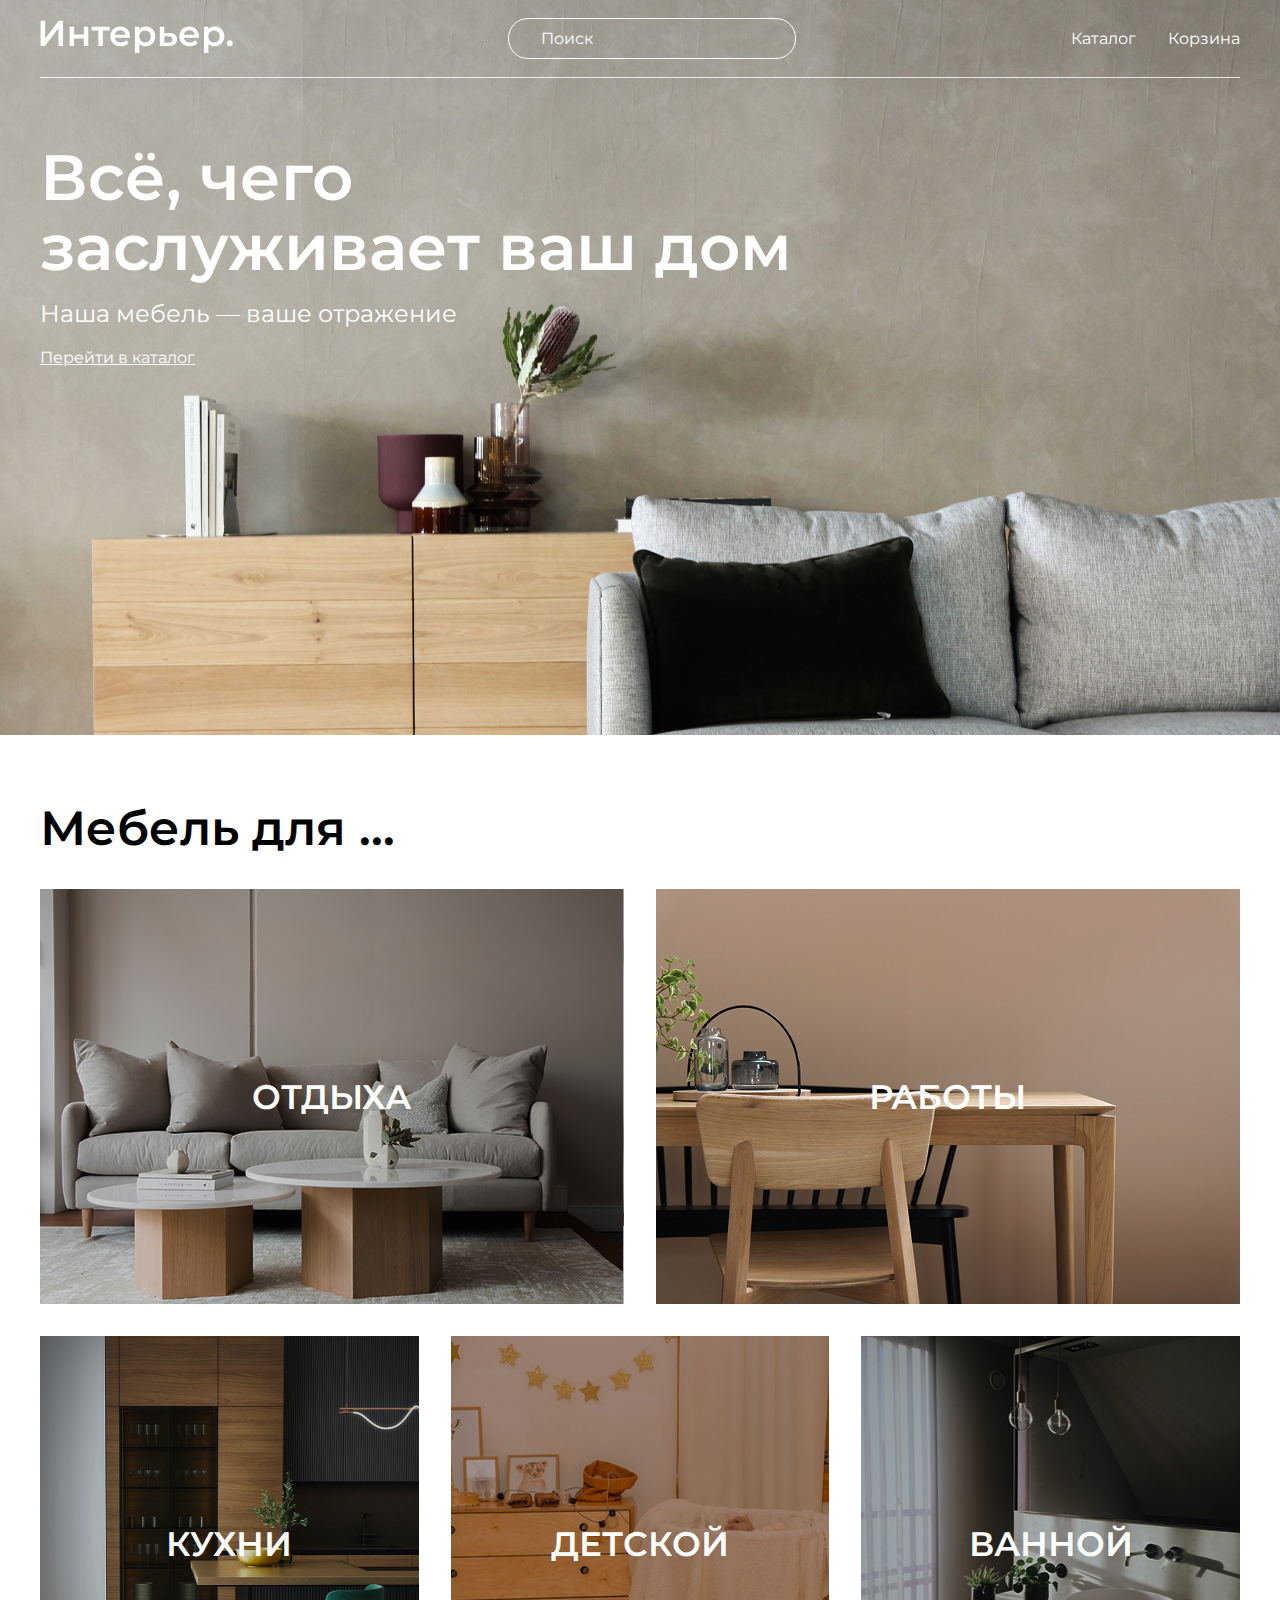
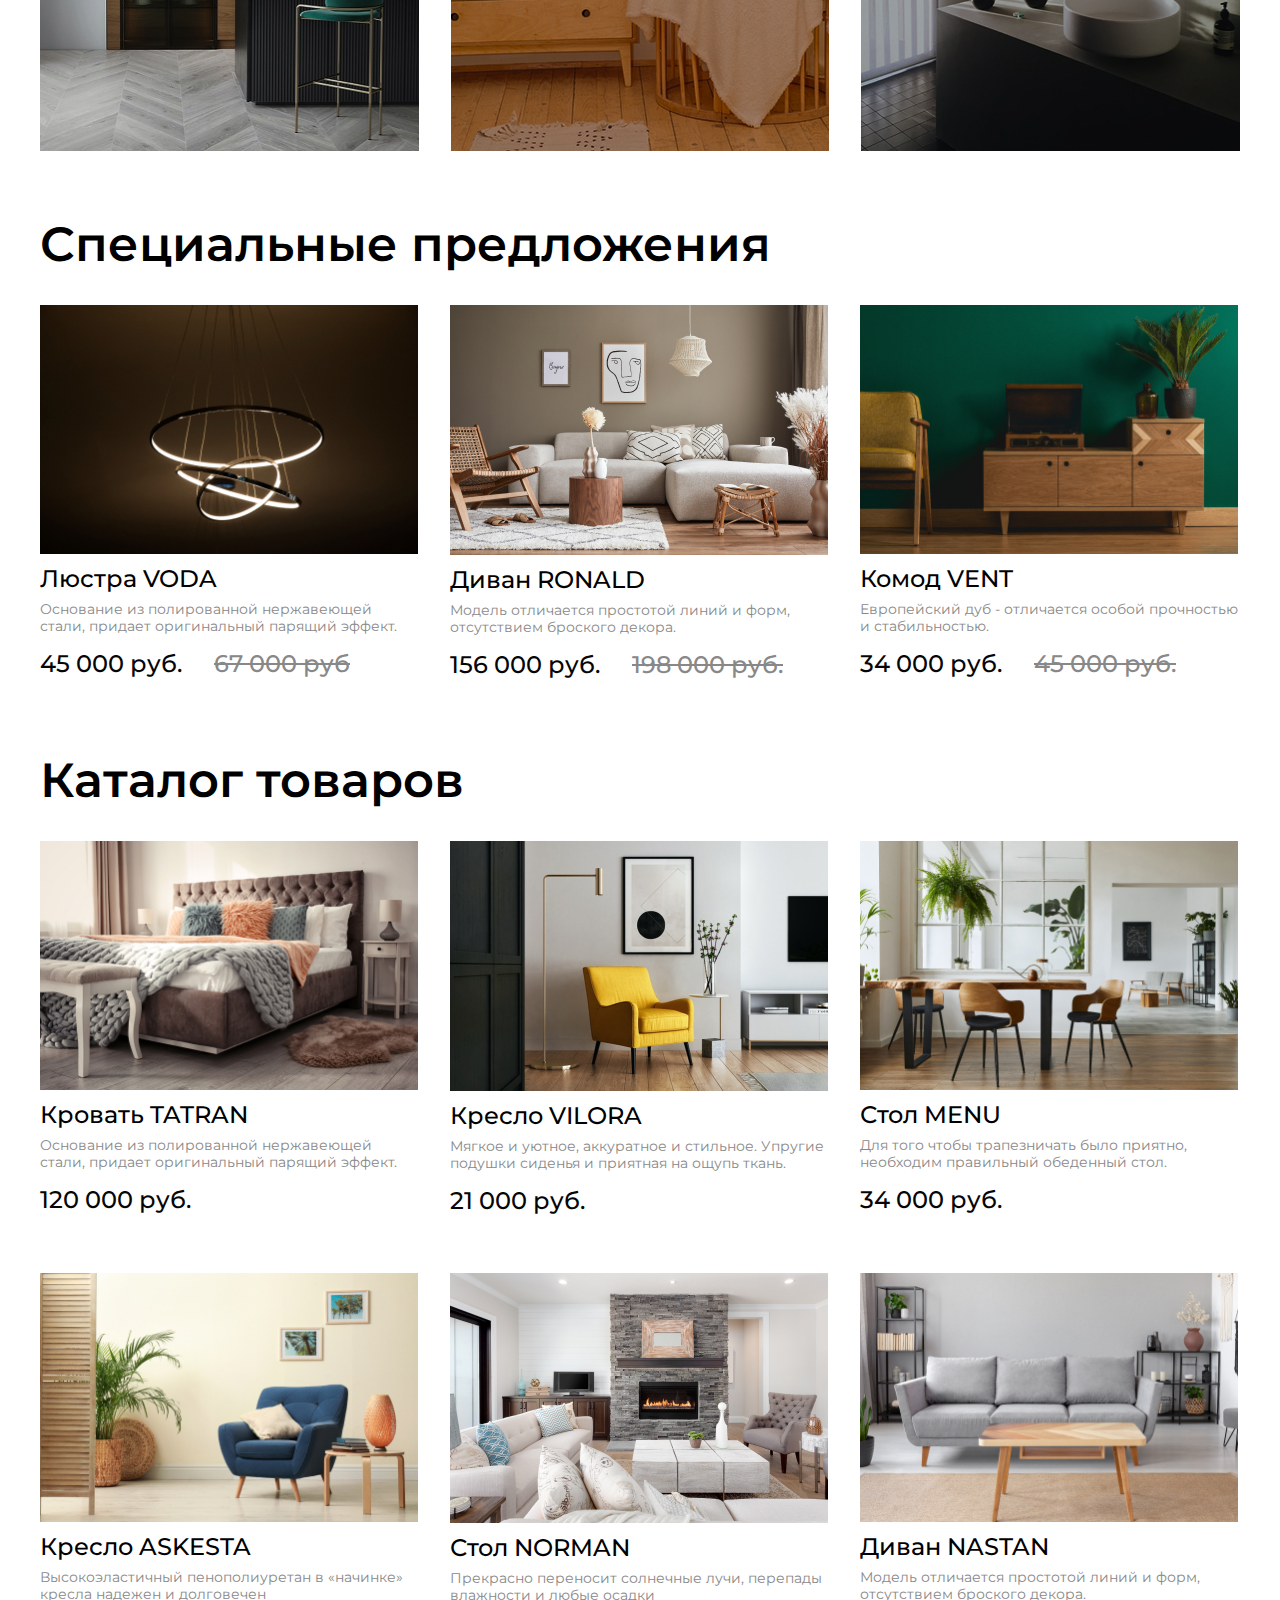
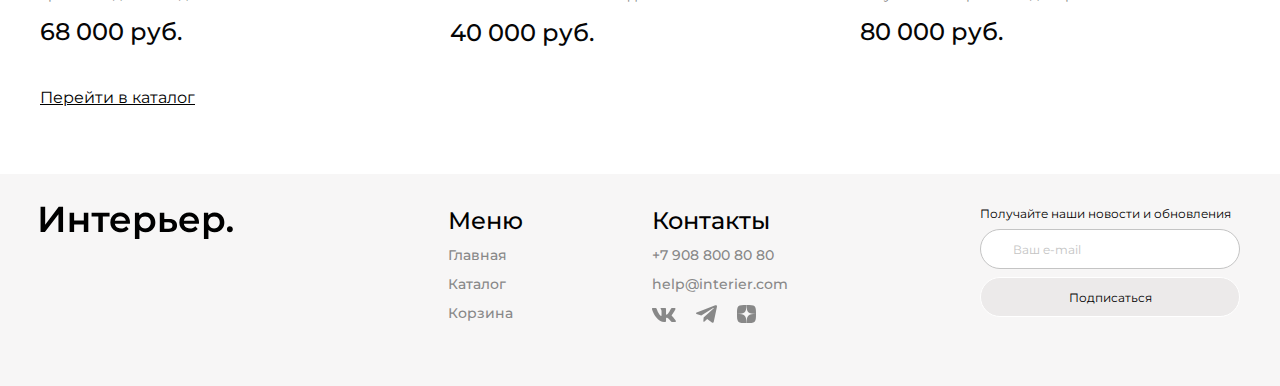
<file: index.html>
<!DOCTYPE html>
<html lang="ru">
<head>
    <meta charset="UTF-8">
    <meta name="viewport" content="width=device-width, initial-scale=1.0">
    <title>Главная</title>
    <link rel="preconnect" href="https://fonts.googleapis.com">
    <link rel="preconnect" href="https://fonts.gstatic.com" crossorigin>
    <link href="https://fonts.googleapis.com/css2?family=Montserrat:wght@400;500;600&display=swap" rel="stylesheet">
    <link rel="stylesheet" href="style.css">
    <script>
        function toggle_visibility(id) {
            var e = document.getElementById(id);
            if(e.style.display == 'block')
                e.style.display = 'none';
            else
                e.style.display = 'block';
            }
    </script>
</head>
<body>
    <div class="top center">
        <header class="header">
            <a href="index.html"><img class="logo" src="img/logo.svg" alt="Логотип сайта"></a>
            <input placeholder="Поиск" class="header__input" type="text" name="search" id="search">
            <nav class="menu">
                <a class="menu__link" href="catalog.html">Каталог</a>
                <a class="menu__link" href="#" onclick="toggle_visibility('cart-window');">Корзина</a>
            </nav>
            <section class="cart-window" id="cart-window">
                <div class="cart-window__item">
                    <div class="cart-window__product">
                        <img class="cart-window__img" src="img/cart1.jpg" alt="Товар1">
                        <div class="cart-window__info">
                            <h4 class="cart-window__title">Стол MENU</h4>
                            <p class="cart-window__price">34 000 руб.</p>
                            <div class="cart-window__link-box">
                            <a class="cart-window__link" href="#">Избранные</a>
                            <a class="cart-window__link" href="#">Удалить</a>
                        </div>
                        </div>
                    </div>
                    <input class="cart-window__numb" type="number" value="1" min="1" name="quantity" id="quantity1">
                </div>
                <div class="cart-window__item cart-window__item-last">
                    <div class="cart-window__product">
                        <img class="cart-window__img" src="img/cart2.jpg" alt="Товар1">
                        <div class="cart-window__info">
                            <h4 class="cart-window__title">Диван NASTAN</h4>
                            <p class="cart-window__price">80 000 руб.</p>
                            <div class="cart-window__link-box">
                            <a class="cart-window__link" href="#">Избранные</a>
                            <a class="cart-window__link" href="#">Удалить</a>
                        </div>
                        </div>
                    </div>
                    <input class="cart-window__numb" type="number" value="1" min="1" name="quantity" id="quantity2">
                </div>
                <div class="cart-window__result">
                    <p class="cart-window__total"><span class="cart-window__total-price">Итого: </span><span class="cart-window__total-price cart-window__total-price_bold">128 000 руб.</span></p>
                    <button onclick="window.location = 'cart.html';" class="cart-window__button-order">Оформить заказ</button>
                </div>
            </section>
            <nav class="menu-mob">
                <a href="" class="menu-mob__link">
                    <svg class="menu-mob__img" width="20" height="19" viewBox="0 0 20 19" fill="none" xmlns="http://www.w3.org/2000/svg">
                        <g clip-path="url(#clip0_310_614)"><path d="M10.4053 1.11121C11.9322 1.13658 13.4045 1.704 14.5547 2.71863C15.7816 3.80099 16.5504 5.31046 16.7041 6.93933L16.7256 7.245C16.7952 8.74054 16.3382 10.2146 15.4346 11.4139L18.7686 14.7469L18.8271 14.8114C18.8828 14.8791 18.9282 14.9548 18.9619 15.036L18.9912 15.119C19.0166 15.2028 19.0303 15.29 19.0303 15.3778C19.0303 15.4657 19.0166 15.5528 18.9912 15.6366L18.9619 15.7196C18.9171 15.8277 18.8513 15.9259 18.7686 16.0087C18.7064 16.0708 18.6358 16.1236 18.5586 16.1649L18.4795 16.202C18.3713 16.2469 18.2548 16.2694 18.1377 16.2694C18.0498 16.2694 17.9627 16.2567 17.8789 16.2313L17.7959 16.202C17.7149 16.1684 17.6398 16.1227 17.5723 16.0673L17.5068 16.0087L14.1738 12.6747C12.9745 13.5809 11.4991 14.0394 10.002 13.9706L9.69629 13.9491C8.16806 13.8057 6.74501 13.121 5.68066 12.0243L5.47266 11.7997C4.38959 10.5718 3.8155 8.97713 3.86719 7.3407L3.88379 7.03406C4.00483 5.51056 4.66577 4.07568 5.75195 2.99109L5.97266 2.78015C7.10336 1.75342 8.56639 1.1606 10.0996 1.11316L10.4053 1.11121ZM10.3096 2.91882C9.15949 2.92351 8.05438 3.35335 7.20605 4.12195L7.04004 4.28015C6.17266 5.14755 5.68371 6.32302 5.67871 7.54968C5.67378 8.77628 6.15341 9.95557 7.01367 10.83L7.17871 10.9891C7.57301 11.3522 8.0275 11.6448 8.52246 11.8534L8.73633 11.9374C9.24001 12.1209 9.77235 12.2164 10.3096 12.2186L10.5391 12.2137C11.0744 12.1895 11.602 12.0725 12.0986 11.868C12.6662 11.6343 13.1822 11.2903 13.6162 10.8563C14.0503 10.4223 14.3942 9.90633 14.6279 9.33875L14.71 9.12488C14.8638 8.69178 14.9528 8.23831 14.9736 7.77917L14.9785 7.54968C14.9763 7.01248 14.8808 6.4801 14.6973 5.97644L14.6133 5.76257C14.4047 5.26759 14.1121 4.81313 13.749 4.41882L13.5898 4.25378C12.7154 3.3935 11.5362 2.91387 10.3096 2.91882Z" fill="white" stroke="white" stroke-width="0.2"/></g><defs><clipPath id="clip0_310_614"><rect width="19" height="19" fill="white" transform="translate(0.800537)"/></clipPath></defs>
                    </svg>
                </a>
                <a href="catalog.html" class="menu-mob__link">
                    <svg class="menu-mob__img" xmlns="http://www.w3.org/2000/svg" width="20" height="21" viewBox="0 0 20 21" fill="none">
                        <rect x="0.800537" y="0.900024" width="4.57143" height="4.57143" fill="white"/>
                        <rect x="0.800537" y="8.21436" width="4.57143" height="4.57143" fill="white"/>
                        <rect x="0.800537" y="15.5286" width="4.57143" height="4.57143" fill="white"/>
                        <rect x="8.11401" y="8.21436" width="4.57143" height="4.57143" fill="white"/>
                        <rect x="8.11401" y="15.5286" width="4.57143" height="4.57143" fill="white"/>
                        <rect x="8.11401" y="0.900024" width="4.57143" height="4.57143" fill="white"/>
                        <rect x="15.4285" y="8.21436" width="4.57143" height="4.57143" fill="white"/>
                        <rect x="15.4285" y="15.5286" width="4.57143" height="4.57143" fill="white"/>
                        <rect x="15.4285" y="0.900024" width="4.57143" height="4.57143" fill="white"/>
                    </svg>
                </a>
                <a href="cart.html" class="menu-mob__link">
                    <svg class="menu-mob__img" xmlns="http://www.w3.org/2000/svg" width="25" height="25" viewBox="0 0 25 25" fill="none">
                        <path d="M14.5834 20.8333C15.1359 20.8333 15.6658 20.6138 16.0566 20.2231C16.4473 19.8324 16.6667 19.3025 16.6667 18.75C16.6667 18.1974 16.4473 17.6675 16.0566 17.2768C15.6658 16.8861 15.1359 16.6666 14.5834 16.6666C14.0309 16.6666 13.501 16.8861 13.1103 17.2768C12.7196 17.6675 12.5001 18.1974 12.5001 18.75C12.5001 19.3025 12.7196 19.8324 13.1103 20.2231C13.501 20.6138 14.0309 20.8333 14.5834 20.8333ZM7.29174 20.8333C7.84428 20.8333 8.37418 20.6138 8.76488 20.2231C9.15558 19.8324 9.37508 19.3025 9.37508 18.75C9.37508 18.1974 9.15558 17.6675 8.76488 17.2768C8.37418 16.8861 7.84428 16.6666 7.29174 16.6666C6.73921 16.6666 6.20931 16.8861 5.81861 17.2768C5.4279 17.6675 5.20841 18.1974 5.20841 18.75C5.20841 19.3025 5.4279 19.8324 5.81861 20.2231C6.20931 20.6138 6.73921 20.8333 7.29174 20.8333ZM20.873 6.16975C21.133 6.16136 21.3796 6.05217 21.5606 5.86525C21.7416 5.67834 21.8428 5.42836 21.8428 5.16819C21.8428 4.90801 21.7416 4.65804 21.5606 4.47112C21.3796 4.28421 21.133 4.17501 20.873 4.16663H19.674C18.7345 4.16663 17.922 4.81871 17.7178 5.73538L16.4126 11.6125C16.2084 12.5291 15.3959 13.1812 14.4563 13.1812H6.63133L5.12924 7.17079H14.8636C15.1212 7.15904 15.3644 7.04844 15.5425 6.86199C15.7206 6.67555 15.82 6.42761 15.82 6.16975C15.82 5.91189 15.7206 5.66395 15.5425 5.47751C15.3644 5.29106 15.1212 5.18046 14.8636 5.16871H5.12924C4.82473 5.16862 4.5242 5.23796 4.25051 5.37145C3.97682 5.50495 3.73716 5.69909 3.54976 5.93911C3.36236 6.17913 3.23215 6.45872 3.16903 6.75662C3.10591 7.05452 3.11154 7.36289 3.1855 7.65829L4.68758 13.6666C4.79586 14.1002 5.046 14.485 5.39821 14.7601C5.75042 15.0351 6.18447 15.1844 6.63133 15.1843H14.4563C15.368 15.1845 16.2524 14.8736 16.9636 14.3032C17.6748 13.7327 18.1701 12.9368 18.3678 12.0468L19.674 6.16975H20.873Z" fill="white"/>
                    </svg>
                </a>
            </nav>
        </header>
        <section class="top__content">
            <h1 class="top__title">Всё, чего заслуживает ваш дом</h1>
            <p class="top__text">Наша мебель — ваше отражение</p>
            <a class="link" href="catalog.html">Перейти в каталог</a>    
        </section>
    </div>
    <section class="for-box center">
        <h2 class="for-box__title">Мебель для ...</h2>
        <div class="for">
            <div class="for__item for__item1 for__item_big">ОТДЫХА</div>
            <div class="for__item for__item2 for__item_big">РАБОТЫ</div>
            <div class="for__item for__item3">КУХНИ</div>
            <div class="for__item for__item4">ДЕТСКОЙ</div>
            <div class="for__item for__item5">ВАННОЙ</div>
        </div>
    </section>
    <section class="product-box center">
        <h2 class="product-box__title">Специальные предложения</h2>
        <div class="product-content">
            <article class="product">
                <div class="product__buttons">
                    <button class="product__button"><img src="img/shopping-bag-line.svg" alt="В корзину"></button>
                    <button class="product__button"><img src="img/heart_outline.svg" alt="В избранное"></button>
                </div>
                <img class="product__img" src="img/VODA_chandelier.jpg" alt="Люстра из колец">
                <h3 class="product__name">Люстра VODA</h3>
                <p class="product__descr">Основание из полированной нержавеющей стали, придает оригинальный парящий эффект.</p>
                <div class="product__price-box">
                    <p class="product__price">45 000 руб.</p>
                    <p class="product__price product__price_sale">67 000 руб</p>
                </div>
            </article>
            <article class="product">
                <div class="product__buttons">
                    <button class="product__button"><img src="img/shopping-bag-line.svg" alt="В корзину"></button>
                    <button class="product__button"><img src="img/heart_outline.svg" alt="В избранное"></button>
                </div>
                <img class="product__img" src="img/RONALD_sofa.jpg" alt="Серый угловой диван">
                <h3 class="product__name">Диван RONALD</h3>
                <p class="product__descr">Модель отличается простотой линий и форм, отсутствием броского декора.</p>
                <div class="product__price-box">
                    <p class="product__price">156 000 руб.</p>
                    <p class="product__price product__price_sale">198 000 руб.</p>
                </div> 
            </article>
            <article class="product">
                <div class="product__buttons">
                    <button class="product__button"><img src="img/shopping-bag-line.svg" alt="В корзину"></button>
                    <button class="product__button"><img src="img/heart_outline.svg" alt="В избранное"></button>
                </div>
                <img class="product__img" src="img/VENT_chest.jpg" alt="Коричневый комод">
                <h3 class="product__name">Комод VENT</h3>
                <p class="product__descr">Европейский дуб - отличается особой прочностью и стабильностью.</p>
                <div class="product__price-box">
                    <p class="product__price">34 000 руб.</p>
                    <p class="product__price product__price_sale">45 000 руб.</p>
                </div>
            </article>
        </div>
    </section>
    <section class="product-box center">
        <h2 class="product-box__title">Каталог товаров</h2>
        <div class="product-content">
            <article class="product">
                <div class="product__buttons">
                    <button class="product__button"><img src="img/shopping-bag-line.svg" alt="В корзину"></button>
                    <button class="product__button"><img src="img/heart_outline.svg" alt="В избранное"></button>
                </div>
                <img class="product__img" src="img/TATRAN_bed.jpg" alt="Высокая коричневая двуспальная кровать">
                <h3 class="product__name">Кровать TATRAN</h3>
                <p class="product__descr">Основание из полированной нержавеющей стали, придает оригинальный парящий эффект.</p>
                <div class="product__price-box">
                    <p class="product__price">120 000 руб.</p>
                </div>
            </article>
            <article class="product">
                <div class="product__buttons">
                    <button class="product__button"><img src="img/shopping-bag-line.svg" alt="В корзину"></button>
                    <button class="product__button"><img src="img/heart_outline.svg" alt="В избранное"></button>
                </div>
                <img class="product__img" src="img/VILORA_armchair.jpg" alt="Желтое кресло">
                <h3 class="product__name">Кресло VILORA</h3>
                <p class="product__descr">Мягкое и уютное, аккуратное и стильное. Упругие подушки сиденья и приятная на ощупь ткань. </p>
                <div class="product__price-box">
                    <p class="product__price">21 000 руб.</p>
                </div>
            </article>
            <article class="product">
                <div class="product__buttons">
                    <button class="product__button"><img src="img/shopping-bag-line.svg" alt="В корзину"></button>
                    <button class="product__button"><img src="img/heart_outline.svg" alt="В избранное"></button>
                </div>
                <img class="product__img" src="img/MENU_table.jpg" alt="Коричневый обеденный стол">
                <h3 class="product__name">Стол MENU</h3>
                <p class="product__descr">Для того чтобы трапезничать было приятно, необходим правильный обеденный стол.</p>
                <div class="product__price-box">
                    <p class="product__price">34 000 руб.</p>
                </div>
            </article>
            <article class="product">
                <div class="product__buttons">
                    <button class="product__button"><img src="img/shopping-bag-line.svg" alt="В корзину"></button>
                    <button class="product__button"><img src="img/heart_outline.svg" alt="В избранное"></button>
                </div>
                <img class="product__img" src="img/ASKESTA_armchair.jpg" alt="Синее кресло">
                <h3 class="product__name">Кресло ASKESTA</h3>
                <p class="product__descr">Высокоэластичный пенополиуретан в «начинке» кресла надежен и долговечен</p>
                <div class="product__price-box">
                    <p class="product__price">68 000 руб.</p>
                </div>
            </article>
            <article class="product">
                <div class="product__buttons">
                    <button class="product__button"><img src="img/shopping-bag-line.svg" alt="В корзину"></button>
                    <button class="product__button"><img src="img/heart_outline.svg" alt="В избранное"></button>
                </div>
                <img class="product__img" src="img/NORMAN_table.jpg" alt="Серый журнальный столик">
                <h3 class="product__name">Стол NORMAN</h3>
                <p class="product__descr">Прекрасно переносит солнечные лучи, перепады влажности и любые осадки</p>
                <div class="product__price-box">
                    <p class="product__price">40 000 руб.</p>
                </div>
            </article>
            <article class="product">
                <div class="product__buttons">
                    <button class="product__button"><img src="img/shopping-bag-line.svg" alt="В корзину"></button>
                    <button class="product__button"><img src="img/heart_outline.svg" alt="В избранное"></button>
                </div>
                <img class="product__img" src="img/NASTAN_sofa.jpg" alt="Серый диван">
                <h3 class="product__name">Диван NASTAN</h3>
                <p class="product__descr">Модель отличается простотой линий и форм, отсутствием броского декора.</p>
                <div class="product__price-box">
                    <p class="product__price">80 000 руб.</p>
                </div>
            </article>
        </div>
    </section>
    <div class="link-box center">
        <a class="link-box__link" href="catalog.html">Перейти в каталог</a>
    </div>
    <footer class="footer center">
        <a href="index.html"><img class="footer__logo" src="img/footer_logo.svg" alt="logo"></a>
        <div class="footer__content">
            <div class="footer__info">
                <nav class="footer__item">
                    <h4 class="footer__title">Меню</h4>
                    <a class="footer__link" href="index.html">Главная</a>
                    <a class="footer__link" href="catalog.html">Каталог</a>
                    <a class="footer__link" href="cart.html">Корзина</a>
                </nav>
                <div class="footer__item">
                    <h4 class="footer__title">Контакты</h4>
                    <a class="footer__link" href="tel:+79088008080">+7 908 800 80 80</a>
                    <a class="footer__link" href="mailto:help@interier.com">help@interier.com</a>
                    <div class="footer__list-social">
                        <a href="img/vk.svg">
                            <svg width="24" height="14" viewBox="0 0 24 14" fill="none" xmlns="http://www.w3.org/2000/svg">
                                <path class="footer__icon" fill-rule="evenodd" clip-rule="evenodd" d="M23.45 0.948C23.616 0.402 23.45 0 22.655 0H20.03C19.362 0 19.054 0.347 18.887 0.73C18.887 0.73 17.552 3.926 15.661 6.002C15.049 6.604 14.771 6.795 14.437 6.795C14.27 6.795 14.019 6.604 14.019 6.057V0.948C14.019 0.292 13.835 0 13.279 0H9.151C8.734 0 8.483 0.304 8.483 0.593C8.483 1.214 9.429 1.358 9.526 3.106V6.904C9.526 7.737 9.373 7.888 9.039 7.888C8.149 7.888 5.984 4.677 4.699 1.003C4.45 0.288 4.198 0 3.527 0H0.9C0.15 0 0 0.347 0 0.73C0 1.412 0.89 4.8 4.145 9.281C6.315 12.341 9.37 14 12.153 14C13.822 14 14.028 13.632 14.028 12.997V10.684C14.028 9.947 14.186 9.8 14.715 9.8C15.105 9.8 15.772 9.992 17.33 11.467C19.11 13.216 19.403 14 20.405 14H23.03C23.78 14 24.156 13.632 23.94 12.904C23.702 12.18 22.852 11.129 21.725 9.882C21.113 9.172 20.195 8.407 19.916 8.024C19.527 7.533 19.638 7.314 19.916 6.877C19.916 6.877 23.116 2.451 23.449 0.948H23.45Z" fill="#888888"/>
                            </svg>
                        </a>
                        <a href="img/telegram.svg">
                            <svg width="21" height="18" viewBox="0 0 21 18" fill="none" xmlns="http://www.w3.org/2000/svg">
                                <path class="footer__icon" d="M19.2957 0.363004L0.690684 7.57461C-0.0580144 7.91045 -0.311245 8.58298 0.509724 8.94798L5.28271 10.4727L16.8232 3.30353C17.4533 2.85347 18.0984 2.97348 17.5433 3.46858L7.63159 12.4893L7.32024 16.3069C7.60862 16.8964 8.13666 16.8991 8.47348 16.6061L11.2157 13.998L15.9122 17.533C17.003 18.1821 17.5965 17.7632 17.8312 16.5735L20.9117 1.91163C21.2315 0.447168 20.6861 -0.19809 19.2957 0.363004Z" fill="#888888"/>
                            </svg>
                        </a>
                        <a href="img/dzen.svg">
                            <svg width="19" height="18" viewBox="0 0 19 18" fill="none" xmlns="http://www.w3.org/2000/svg">
                                <path class="footer__icon" d="M11.3326 10.7357C9.83979 12.195 9.73122 14.0143 9.60229 18C13.5244 18 16.2319 17.9871 17.6298 16.7014C18.9869 15.3771 19.0005 12.69 19.0005 9.09643C14.7934 9.225 12.873 9.32143 11.3326 10.7357ZM0.00050354 9.09643C0.00050354 12.69 0.014075 15.3771 1.37122 16.7014C2.76907 17.9871 5.47657 18 9.39872 18C9.263 14.0143 9.16122 12.195 7.66836 10.7357C6.128 9.32143 4.20765 9.21857 0.00050354 9.09643ZM9.39872 0C5.48336 0 2.76907 0.0128571 1.37122 1.29857C0.014075 2.62286 0.00050354 5.31 0.00050354 8.90357C4.20765 8.775 6.128 8.67857 7.66836 7.26429C9.16122 5.805 9.26979 3.98571 9.39872 0ZM11.3326 7.26429C9.83979 5.805 9.73122 3.98571 9.60229 0C13.5244 0 16.2319 0.0128571 17.6298 1.29857C18.9869 2.62286 19.0005 5.31 19.0005 8.90357C14.7934 8.775 12.873 8.67857 11.3326 7.26429Z" fill="#888888"/>
                            </svg>
                        </a>  
                    </div>                         
                </div>
            </div>
            <form class="footer__form" action="#">
                <p class="footer__text">Получайте наши новости и обновления</p>
                <input class="footer__input" type="email" placeholder="Ваш e-mail">
                <button class="footer__button">Подписаться</button>
            </form>        
        </div>
    </footer>
</body>
</html>
</file>
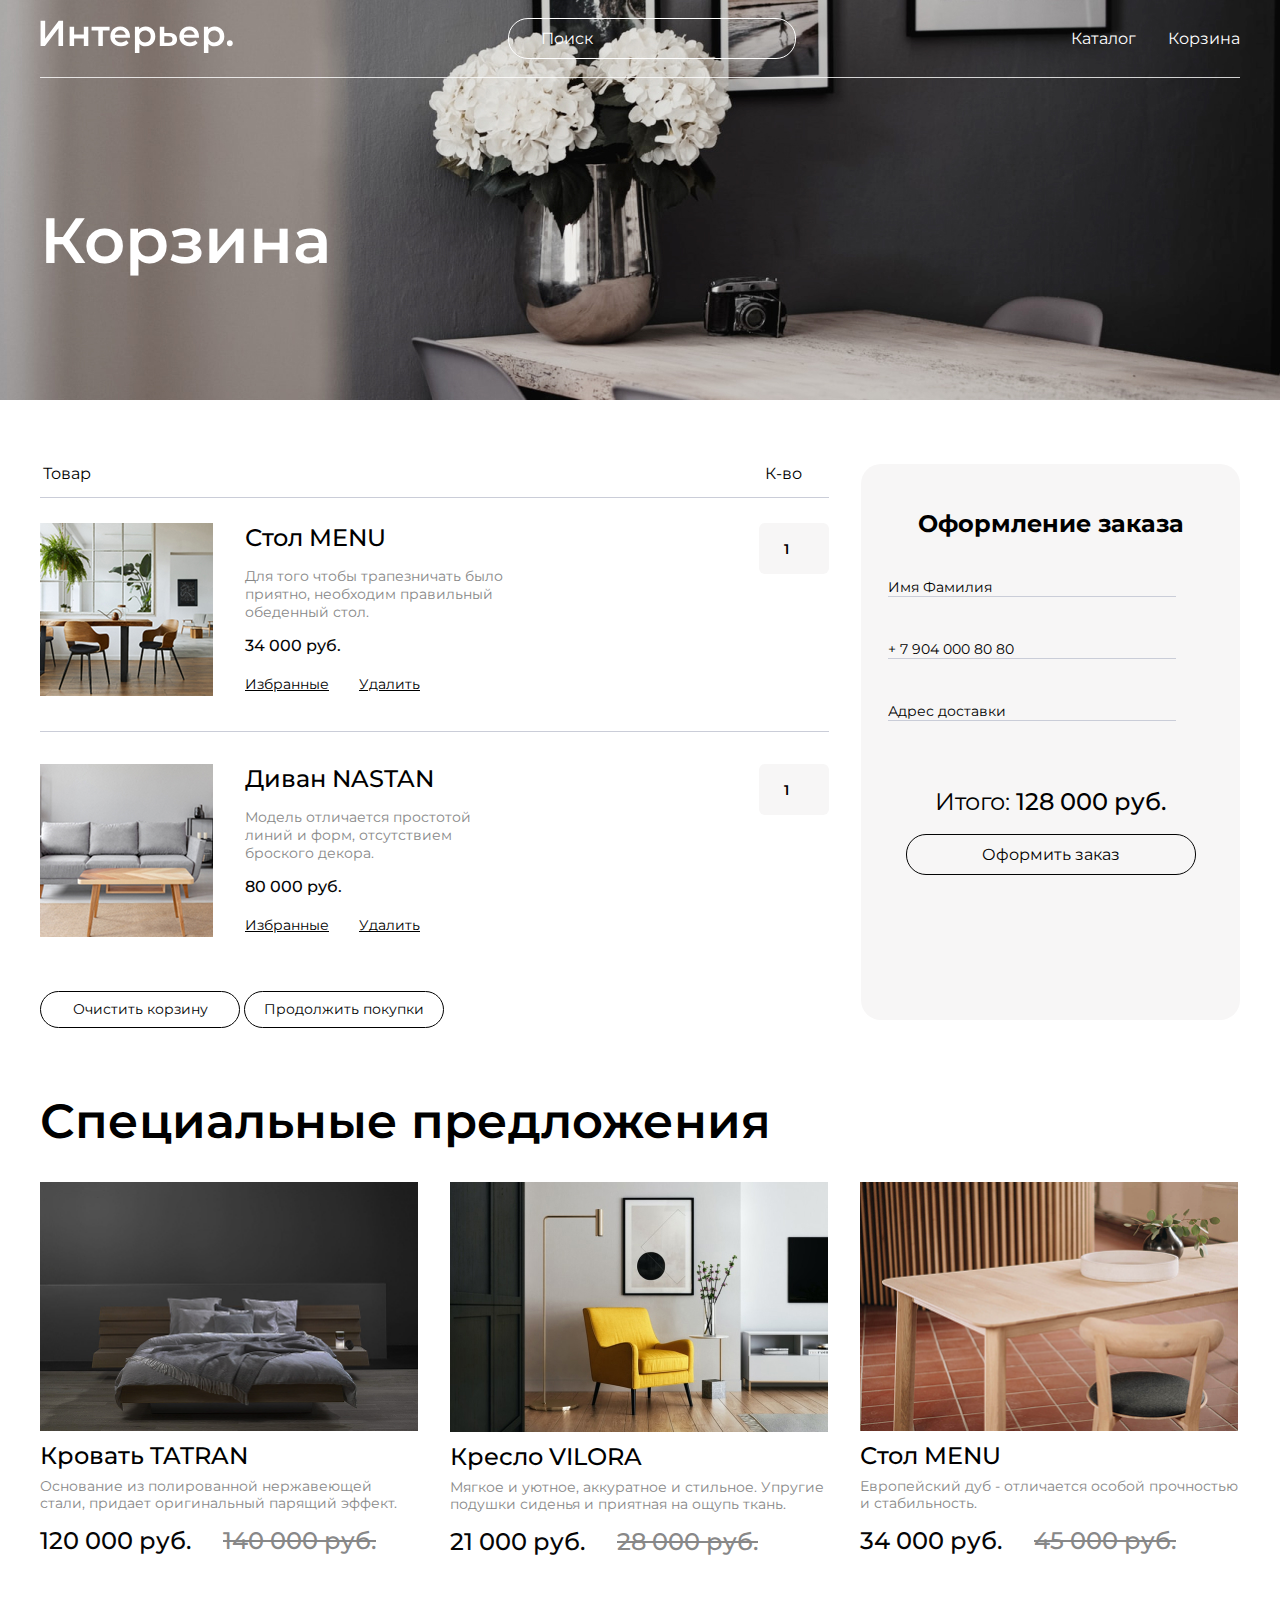
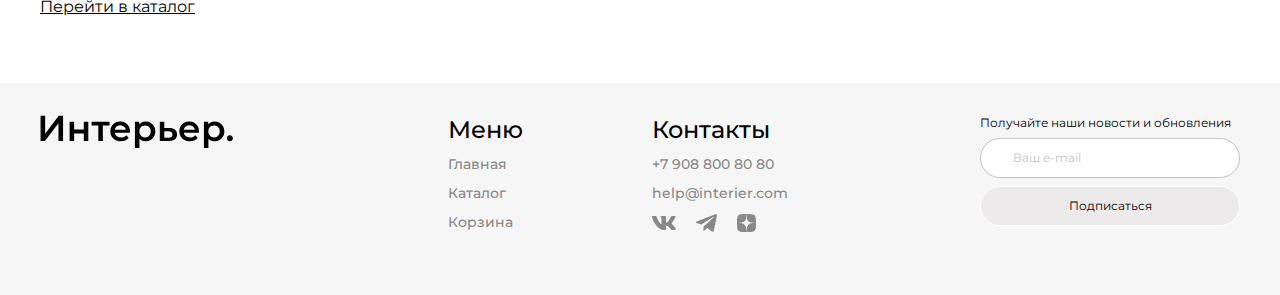
<file: cart.html>
<!DOCTYPE html>
<html lang="ru">
<head>
    <meta charset="UTF-8">
    <meta name="viewport" content="width=device-width, initial-scale=1.0">
    <title>Корзина</title>
    <link rel="preconnect" href="https://fonts.googleapis.com">
    <link rel="preconnect" href="https://fonts.gstatic.com" crossorigin>
    <link href="https://fonts.googleapis.com/css2?family=Montserrat:wght@400;500;600;700&display=swap" rel="stylesheet">
    <link rel="stylesheet" href="style.css">
</head>
<body>
    <div class="cart-top center">
        <header class="header">
            <a href="index.html"><img class="logo" src="img/logo.svg" alt="Логотип сайта"></a>
            <input placeholder="Поиск" class="header__input" type="text" name="search" id="search">
            <nav class="menu">
                <a class="menu__link" href="catalog.html">Каталог</a>
                <a class="menu__link" href="cart.html">Корзина</a>
            </nav>
            <nav class="menu-mob">
                <a href="" class="menu-mob__link">
                    <svg class="menu-mob__img" width="20" height="19" viewBox="0 0 20 19" fill="none" xmlns="http://www.w3.org/2000/svg">
                        <g clip-path="url(#clip0_310_614)"><path d="M10.4053 1.11121C11.9322 1.13658 13.4045 1.704 14.5547 2.71863C15.7816 3.80099 16.5504 5.31046 16.7041 6.93933L16.7256 7.245C16.7952 8.74054 16.3382 10.2146 15.4346 11.4139L18.7686 14.7469L18.8271 14.8114C18.8828 14.8791 18.9282 14.9548 18.9619 15.036L18.9912 15.119C19.0166 15.2028 19.0303 15.29 19.0303 15.3778C19.0303 15.4657 19.0166 15.5528 18.9912 15.6366L18.9619 15.7196C18.9171 15.8277 18.8513 15.9259 18.7686 16.0087C18.7064 16.0708 18.6358 16.1236 18.5586 16.1649L18.4795 16.202C18.3713 16.2469 18.2548 16.2694 18.1377 16.2694C18.0498 16.2694 17.9627 16.2567 17.8789 16.2313L17.7959 16.202C17.7149 16.1684 17.6398 16.1227 17.5723 16.0673L17.5068 16.0087L14.1738 12.6747C12.9745 13.5809 11.4991 14.0394 10.002 13.9706L9.69629 13.9491C8.16806 13.8057 6.74501 13.121 5.68066 12.0243L5.47266 11.7997C4.38959 10.5718 3.8155 8.97713 3.86719 7.3407L3.88379 7.03406C4.00483 5.51056 4.66577 4.07568 5.75195 2.99109L5.97266 2.78015C7.10336 1.75342 8.56639 1.1606 10.0996 1.11316L10.4053 1.11121ZM10.3096 2.91882C9.15949 2.92351 8.05438 3.35335 7.20605 4.12195L7.04004 4.28015C6.17266 5.14755 5.68371 6.32302 5.67871 7.54968C5.67378 8.77628 6.15341 9.95557 7.01367 10.83L7.17871 10.9891C7.57301 11.3522 8.0275 11.6448 8.52246 11.8534L8.73633 11.9374C9.24001 12.1209 9.77235 12.2164 10.3096 12.2186L10.5391 12.2137C11.0744 12.1895 11.602 12.0725 12.0986 11.868C12.6662 11.6343 13.1822 11.2903 13.6162 10.8563C14.0503 10.4223 14.3942 9.90633 14.6279 9.33875L14.71 9.12488C14.8638 8.69178 14.9528 8.23831 14.9736 7.77917L14.9785 7.54968C14.9763 7.01248 14.8808 6.4801 14.6973 5.97644L14.6133 5.76257C14.4047 5.26759 14.1121 4.81313 13.749 4.41882L13.5898 4.25378C12.7154 3.3935 11.5362 2.91387 10.3096 2.91882Z" fill="white" stroke="white" stroke-width="0.2"/></g><defs><clipPath id="clip0_310_614"><rect width="19" height="19" fill="white" transform="translate(0.800537)"/></clipPath></defs>
                    </svg>
                </a>
                <a href="catalog.html" class="menu-mob__link">
                    <svg class="menu-mob__img" xmlns="http://www.w3.org/2000/svg" width="20" height="21" viewBox="0 0 20 21" fill="none">
                        <rect x="0.800537" y="0.900024" width="4.57143" height="4.57143" fill="white"/>
                        <rect x="0.800537" y="8.21436" width="4.57143" height="4.57143" fill="white"/>
                        <rect x="0.800537" y="15.5286" width="4.57143" height="4.57143" fill="white"/>
                        <rect x="8.11401" y="8.21436" width="4.57143" height="4.57143" fill="white"/>
                        <rect x="8.11401" y="15.5286" width="4.57143" height="4.57143" fill="white"/>
                        <rect x="8.11401" y="0.900024" width="4.57143" height="4.57143" fill="white"/>
                        <rect x="15.4285" y="8.21436" width="4.57143" height="4.57143" fill="white"/>
                        <rect x="15.4285" y="15.5286" width="4.57143" height="4.57143" fill="white"/>
                        <rect x="15.4285" y="0.900024" width="4.57143" height="4.57143" fill="white"/>
                    </svg>
                </a>
                <a href="cart.html" class="menu-mob__link">
                    <svg class="menu-mob__img" xmlns="http://www.w3.org/2000/svg" width="25" height="25" viewBox="0 0 25 25" fill="none">
                        <path d="M14.5834 20.8333C15.1359 20.8333 15.6658 20.6138 16.0566 20.2231C16.4473 19.8324 16.6667 19.3025 16.6667 18.75C16.6667 18.1974 16.4473 17.6675 16.0566 17.2768C15.6658 16.8861 15.1359 16.6666 14.5834 16.6666C14.0309 16.6666 13.501 16.8861 13.1103 17.2768C12.7196 17.6675 12.5001 18.1974 12.5001 18.75C12.5001 19.3025 12.7196 19.8324 13.1103 20.2231C13.501 20.6138 14.0309 20.8333 14.5834 20.8333ZM7.29174 20.8333C7.84428 20.8333 8.37418 20.6138 8.76488 20.2231C9.15558 19.8324 9.37508 19.3025 9.37508 18.75C9.37508 18.1974 9.15558 17.6675 8.76488 17.2768C8.37418 16.8861 7.84428 16.6666 7.29174 16.6666C6.73921 16.6666 6.20931 16.8861 5.81861 17.2768C5.4279 17.6675 5.20841 18.1974 5.20841 18.75C5.20841 19.3025 5.4279 19.8324 5.81861 20.2231C6.20931 20.6138 6.73921 20.8333 7.29174 20.8333ZM20.873 6.16975C21.133 6.16136 21.3796 6.05217 21.5606 5.86525C21.7416 5.67834 21.8428 5.42836 21.8428 5.16819C21.8428 4.90801 21.7416 4.65804 21.5606 4.47112C21.3796 4.28421 21.133 4.17501 20.873 4.16663H19.674C18.7345 4.16663 17.922 4.81871 17.7178 5.73538L16.4126 11.6125C16.2084 12.5291 15.3959 13.1812 14.4563 13.1812H6.63133L5.12924 7.17079H14.8636C15.1212 7.15904 15.3644 7.04844 15.5425 6.86199C15.7206 6.67555 15.82 6.42761 15.82 6.16975C15.82 5.91189 15.7206 5.66395 15.5425 5.47751C15.3644 5.29106 15.1212 5.18046 14.8636 5.16871H5.12924C4.82473 5.16862 4.5242 5.23796 4.25051 5.37145C3.97682 5.50495 3.73716 5.69909 3.54976 5.93911C3.36236 6.17913 3.23215 6.45872 3.16903 6.75662C3.10591 7.05452 3.11154 7.36289 3.1855 7.65829L4.68758 13.6666C4.79586 14.1002 5.046 14.485 5.39821 14.7601C5.75042 15.0351 6.18447 15.1844 6.63133 15.1843H14.4563C15.368 15.1845 16.2524 14.8736 16.9636 14.3032C17.6748 13.7327 18.1701 12.9368 18.3678 12.0468L19.674 6.16975H20.873Z" fill="white"/>
                    </svg>
                </a>
            </nav>
        </header>
        <section class="cart-top__content">
            <h1 class="cart-top__title">Корзина</h1>
        </section>
    </div>
    <div class="cart center">
        <div class="cart__content">
            <div class="cart__name-box">
                <p>Товар</p>
                <p>К-во</p>
            </div>
            <div class="cart__item cart__item_first">
                <!-- <div class="cart__left"> -->
                    <img class="cart__img" src="img/cart1.jpg" alt="">
                    <div class="cart__info">
                        <h4 class="cart__title">Стол MENU</h4>
                        <p class="cart__discr">Для того чтобы трапезничать было приятно, необходим правильный обеденный стол.</p>
                        <p class="cart__price">34 000 руб.</p>
                        <div class="cart__link-box">
                            <a class="cart__link" href="#">Избранные</a>
                            <a class="cart__link" href="#">Удалить</a>
                        </div>
                    </div>    
                <!-- </div> -->
                    <input class="cart__numb" type="number" value="1" min="1" name="quantity" id="quantity1">
            </div>
            <div class="cart__item">
                <!-- <div class="cart__left"> -->
                    <img class="cart__img" src="img/cart2.jpg" alt="">
                    <div class="cart__info">
                        <h4 class="cart__title">Диван NASTAN</h4>
                        <p class="cart__discr">Модель отличается простотой линий и форм, отсутствием броского декора. </p>
                        <p class="cart__price">80 000 руб.</p>
                        <div class="cart__link-box">
                            <a class="cart__link" href="#">Избранные</a>
                            <a class="cart__link" href="#">Удалить</a>
                        </div>
                    </div>    
                <!-- </div> -->
                <input class="cart__numb" type="number" value="1" min="1" name="quantity" id="quantity2">
            </div>
            <button class="cart__button">Очистить корзину</button>
            <button onclick="window.location = 'catalog.html';" class="cart__button">Продолжить покупки</button>
        </div>
        <form class="cart__form">
            <h3 class="cart__form-title">Оформление заказа</h3>
            <input class="cart__form-input" placeholder="Имя Фамилия" type="text" required>
            <input class="cart__form-input" placeholder="+ 7 904 000 80 80" type="text" required>
            <input class="cart__form-input" placeholder="Адрес доставки" type="text" required>
            <p class="cart__total"><span class="cart__total-price">Итого: </span><span class="cart__total-price cart__total-price_bold">128 000 руб.</span></p>
            <button class="cart__button-order">Оформить заказ</button>
        </form>
    </div>
    <section class="product-box center">
        <h2 class="product-box__title">Специальные предложения</h2>
        <div class="product-content">
            <article class="product">
                <div class="product__buttons">
                    <button class="product__button"><img src="img/shopping-bag-line.svg" alt="В корзину"></button>
                    <button class="product__button"><img src="img/heart_outline.svg" alt="В избранное"></button>
                </div>
                <img class="product__img" src="img/TATRAN_bed2.jpg" alt="Высокая коричневая двуспальная кровать">
                <h3 class="product__name">Кровать TATRAN</h3>
                <p class="product__descr">Основание из полированной нержавеющей стали, придает оригинальный парящий эффект.</p>
                <div class="product__price-box">
                    <p class="product__price">120 000 руб.</p>
                    <p class="product__price product__price_sale">140 000 руб.</p>
                </div>
            </article>
            <article class="product">
                <div class="product__buttons">
                    <button class="product__button"><img src="img/shopping-bag-line.svg" alt="В корзину"></button>
                    <button class="product__button"><img src="img/heart_outline.svg" alt="В избранное"></button>
                </div>
                <img class="product__img" src="img/VILORA_armchair.jpg" alt="Желтое кресло">
                <h3 class="product__name">Кресло VILORA</h3>
                <p class="product__descr">Мягкое и уютное, аккуратное и стильное. Упругие подушки сиденья и приятная на ощупь ткань. </p>
                <div class="product__price-box">
                    <p class="product__price">21 000 руб.</p>
                    <p class="product__price product__price_sale">28 000 руб.</p>
                </div>
            </article>
            <article class="product">
                <div class="product__buttons">
                    <button class="product__button"><img src="img/shopping-bag-line.svg" alt="В корзину"></button>
                    <button class="product__button"><img src="img/heart_outline.svg" alt="В избранное"></button>
                </div>
                <img class="product__img" src="img/MENU_table2.jpg" alt="Коричневый обеденный стол">
                <h3 class="product__name">Стол MENU</h3>
                <p class="product__descr">Европейский дуб - отличается особой прочностью и стабильность.</p>
                <div class="product__price-box">
                    <p class="product__price">34 000 руб.</p>
                    <p class="product__price product__price_sale">45 000 руб.</p>
                </div>
            </article>
        </div>
    </section>
    <div class="link-box center">
        <a class="link-box__link" href="catalog.html">Перейти в каталог</a>
    </div>
    <footer class="footer center">
        <a href="index.html"><img class="footer__logo" src="img/footer_logo.svg" alt="logo"></a>
        <div class="footer__content">
            <div class="footer__info">
                <nav class="footer__item">
                    <h4 class="footer__title">Меню</h4>
                    <a class="footer__link" href="index.html">Главная</a>
                    <a class="footer__link" href="catalog.html">Каталог</a>
                    <a class="footer__link" href="cart.html">Корзина</a>
                </nav>
                <div class="footer__item">
                    <h4 class="footer__title">Контакты</h4>
                    <a class="footer__link" href="tel:+79088008080">+7 908 800 80 80</a>
                    <a class="footer__link" href="mailto:help@interier.com">help@interier.com</a>
                    <div class="footer__list-social">
                        <a href="img/vk.svg">
                            <svg width="24" height="14" viewBox="0 0 24 14" fill="none" xmlns="http://www.w3.org/2000/svg">
                                <path class="footer__icon" fill-rule="evenodd" clip-rule="evenodd" d="M23.45 0.948C23.616 0.402 23.45 0 22.655 0H20.03C19.362 0 19.054 0.347 18.887 0.73C18.887 0.73 17.552 3.926 15.661 6.002C15.049 6.604 14.771 6.795 14.437 6.795C14.27 6.795 14.019 6.604 14.019 6.057V0.948C14.019 0.292 13.835 0 13.279 0H9.151C8.734 0 8.483 0.304 8.483 0.593C8.483 1.214 9.429 1.358 9.526 3.106V6.904C9.526 7.737 9.373 7.888 9.039 7.888C8.149 7.888 5.984 4.677 4.699 1.003C4.45 0.288 4.198 0 3.527 0H0.9C0.15 0 0 0.347 0 0.73C0 1.412 0.89 4.8 4.145 9.281C6.315 12.341 9.37 14 12.153 14C13.822 14 14.028 13.632 14.028 12.997V10.684C14.028 9.947 14.186 9.8 14.715 9.8C15.105 9.8 15.772 9.992 17.33 11.467C19.11 13.216 19.403 14 20.405 14H23.03C23.78 14 24.156 13.632 23.94 12.904C23.702 12.18 22.852 11.129 21.725 9.882C21.113 9.172 20.195 8.407 19.916 8.024C19.527 7.533 19.638 7.314 19.916 6.877C19.916 6.877 23.116 2.451 23.449 0.948H23.45Z" fill="#888888"/>
                            </svg>
                        </a>
                        <a href="img/telegram.svg">
                            <svg width="21" height="18" viewBox="0 0 21 18" fill="none" xmlns="http://www.w3.org/2000/svg">
                                <path class="footer__icon" d="M19.2957 0.363004L0.690684 7.57461C-0.0580144 7.91045 -0.311245 8.58298 0.509724 8.94798L5.28271 10.4727L16.8232 3.30353C17.4533 2.85347 18.0984 2.97348 17.5433 3.46858L7.63159 12.4893L7.32024 16.3069C7.60862 16.8964 8.13666 16.8991 8.47348 16.6061L11.2157 13.998L15.9122 17.533C17.003 18.1821 17.5965 17.7632 17.8312 16.5735L20.9117 1.91163C21.2315 0.447168 20.6861 -0.19809 19.2957 0.363004Z" fill="#888888"/>
                            </svg>
                        </a>
                        <a href="img/dzen.svg">
                            <svg width="19" height="18" viewBox="0 0 19 18" fill="none" xmlns="http://www.w3.org/2000/svg">
                                <path class="footer__icon" d="M11.3326 10.7357C9.83979 12.195 9.73122 14.0143 9.60229 18C13.5244 18 16.2319 17.9871 17.6298 16.7014C18.9869 15.3771 19.0005 12.69 19.0005 9.09643C14.7934 9.225 12.873 9.32143 11.3326 10.7357ZM0.00050354 9.09643C0.00050354 12.69 0.014075 15.3771 1.37122 16.7014C2.76907 17.9871 5.47657 18 9.39872 18C9.263 14.0143 9.16122 12.195 7.66836 10.7357C6.128 9.32143 4.20765 9.21857 0.00050354 9.09643ZM9.39872 0C5.48336 0 2.76907 0.0128571 1.37122 1.29857C0.014075 2.62286 0.00050354 5.31 0.00050354 8.90357C4.20765 8.775 6.128 8.67857 7.66836 7.26429C9.16122 5.805 9.26979 3.98571 9.39872 0ZM11.3326 7.26429C9.83979 5.805 9.73122 3.98571 9.60229 0C13.5244 0 16.2319 0.0128571 17.6298 1.29857C18.9869 2.62286 19.0005 5.31 19.0005 8.90357C14.7934 8.775 12.873 8.67857 11.3326 7.26429Z" fill="#888888"/>
                            </svg>
                        </a>  
                    </div>                         
                </div>
            </div>
            <form class="footer__form" action="#">
                <p class="footer__text">Получайте наши новости и обновления</p>
                <input class="footer__input" type="email" placeholder="Ваш e-mail">
                <button class="footer__button">Подписаться</button>
            </form>        
        </div>
    </footer>
</body>
</html>
</file>
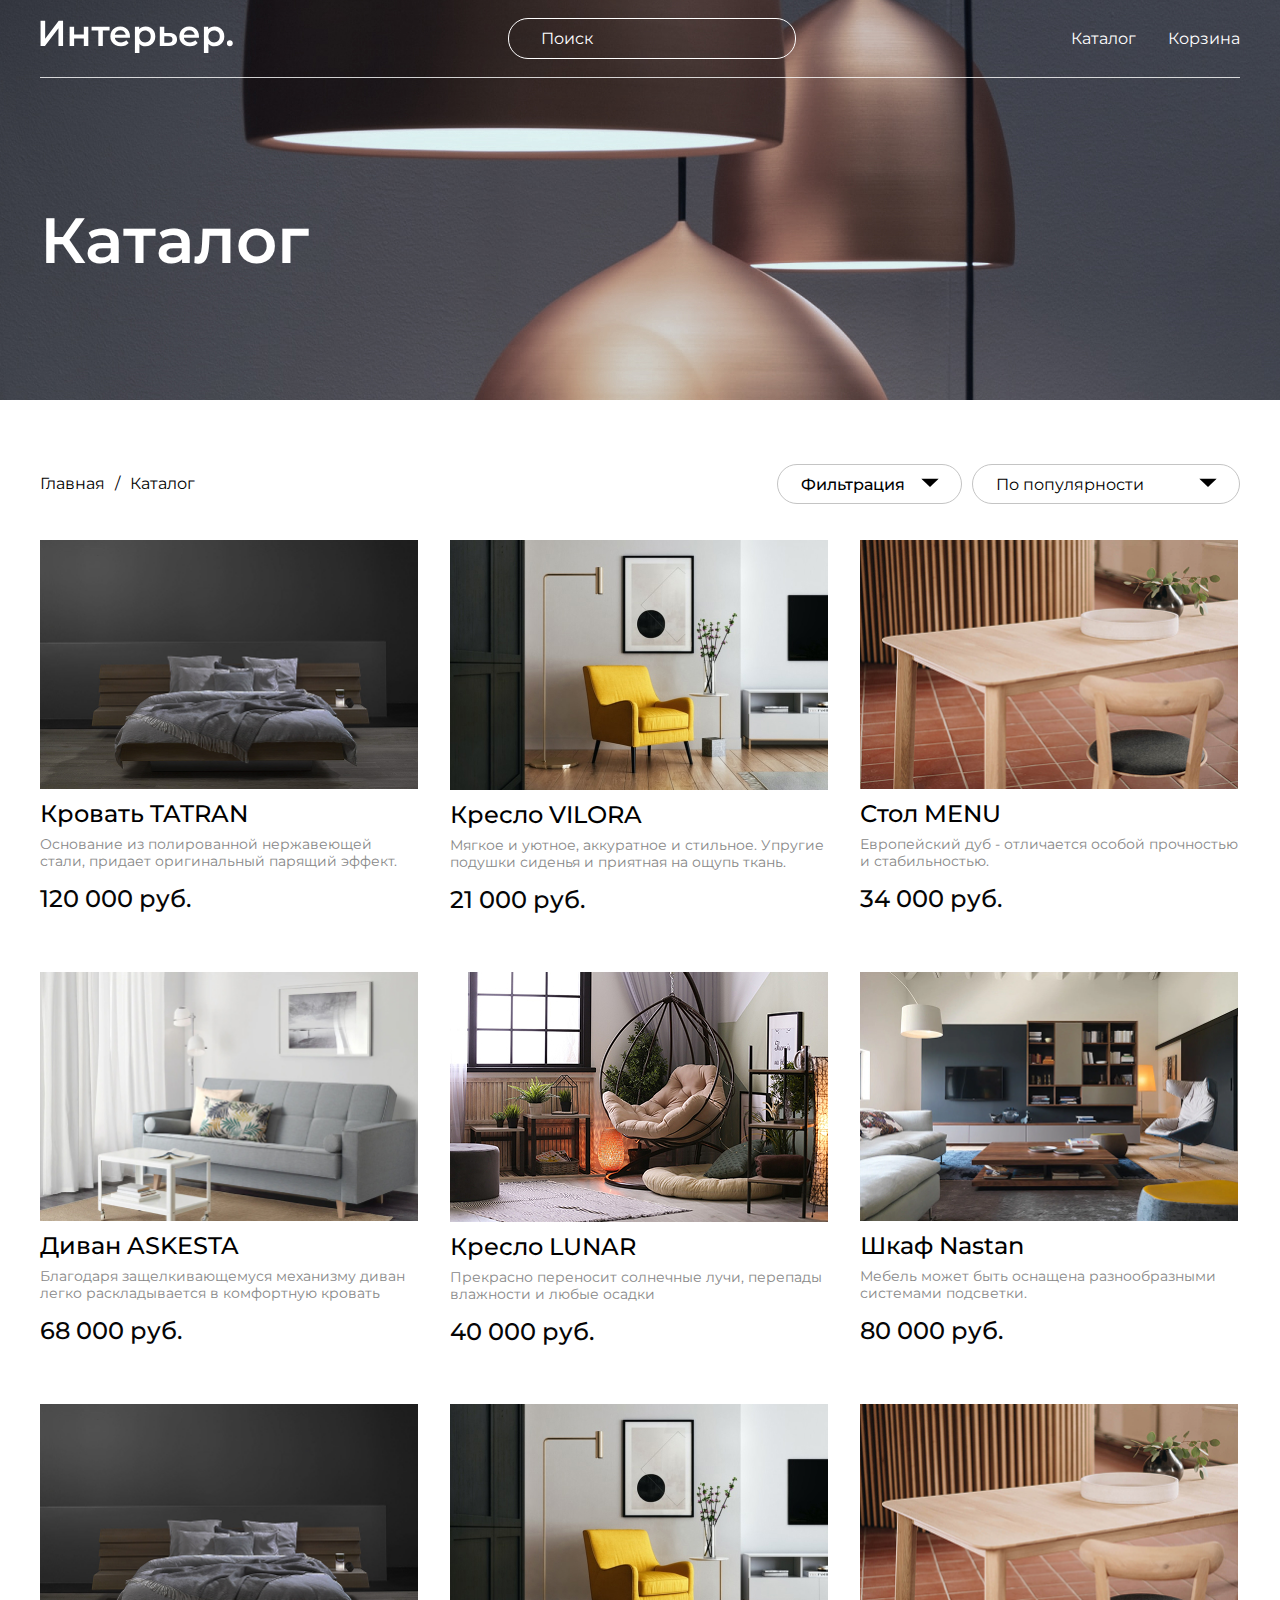
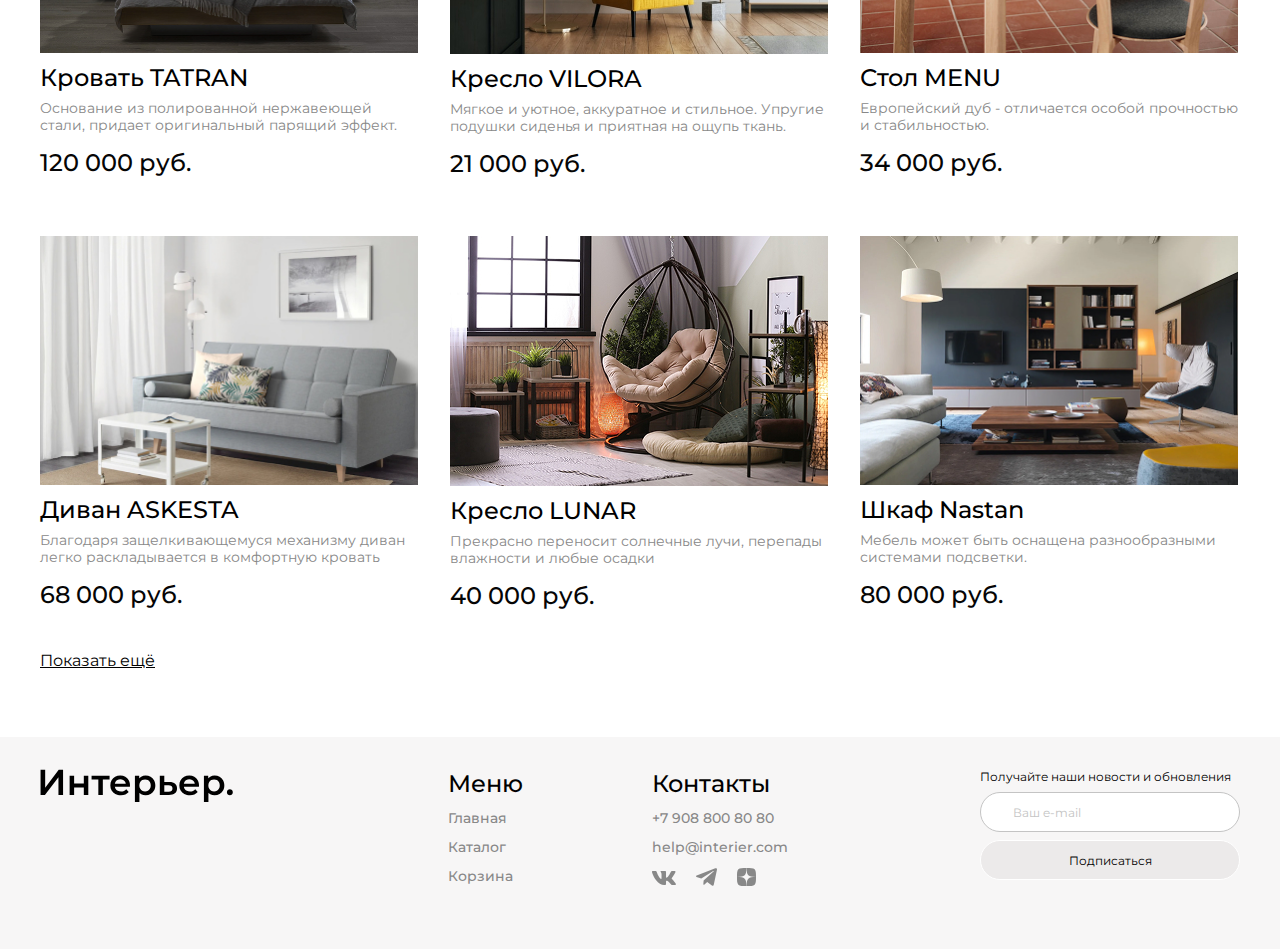
<file: catalog.html>
<!DOCTYPE html>
<html lang="ru">
<head>
    <meta charset="UTF-8">
    <meta name="viewport" content="width=device-width, initial-scale=1.0">
    <title>Каталог</title>
    <link rel="preconnect" href="https://fonts.googleapis.com">
    <link rel="preconnect" href="https://fonts.gstatic.com" crossorigin>
    <link href="https://fonts.googleapis.com/css2?family=Montserrat:wght@400;500;600&display=swap" rel="stylesheet">
    <link rel="stylesheet" href="style.css">
    <script>
        function toggle_visibility(id) {
            var e = document.getElementById(id);
            if(e.style.display == 'block')
                e.style.display = 'none';
            else
                e.style.display = 'block';
            }
        function toggle_visibility1(id) {
            var e = document.getElementById(id);
            if(e.style.display == 'flex')
                e.style.display = 'none';
            else
                e.style.display = 'flex';
            }
    </script>
</head>
<body>
    <div class="catalog-top center">
        <header class="header">
            <a href="index.html"><img class="logo" src="img/logo.svg" alt="Логотип сайта"></a>
            <input placeholder="Поиск" class="header__input" type="text" name="search" id="search">
            <nav class="menu">
                <a class="menu__link" href="catalog.html">Каталог</a>
                <a class="menu__link" href="#" onclick="toggle_visibility('cart-window');">Корзина</a>
            </nav>
            <section class="cart-window" id="cart-window">
                <div class="cart-window__item">
                    <div class="cart-window__product">
                        <img class="cart-window__img" src="img/cart1.jpg" alt="Товар1">
                        <div class="cart-window__info">
                            <h4 class="cart-window__title">Стол MENU</h4>
                            <p class="cart-window__price">34 000 руб.</p>
                            <div class="cart-window__link-box">
                            <a class="cart-window__link" href="#">Избранные</a>
                            <a class="cart-window__link" href="#">Удалить</a>
                        </div>
                        </div>
                    </div>
                    <input class="cart-window__numb" type="number" value="1" min="1" name="quantity" id="quantity1">
                </div>
                <div class="cart-window__item cart-window__item-last">
                    <div class="cart-window__product">
                        <img class="cart-window__img" src="img/cart2.jpg" alt="Товар1">
                        <div class="cart-window__info">
                            <h4 class="cart-window__title">Диван NASTAN</h4>
                            <p class="cart-window__price">80 000 руб.</p>
                            <div class="cart-window__link-box">
                            <a class="cart-window__link" href="#">Избранные</a>
                            <a class="cart-window__link" href="#">Удалить</a>
                        </div>
                        </div>
                    </div>
                    <input class="cart-window__numb" type="number" value="1" min="1" name="quantity" id="quantity2">
                </div>
                <div class="cart-window__result">
                    <p class="cart-window__total"><span class="cart-window__total-price">Итого: </span><span class="cart-window__total-price cart-window__total-price_bold">128 000 руб.</span></p>
                    <button onclick="window.location = 'cart.html';" class="cart-window__button-order">Оформить заказ</button>
                </div>
            </section>
            <nav class="menu-mob">
                <a href="" class="menu-mob__link">
                    <svg class="menu-mob__img" width="20" height="19" viewBox="0 0 20 19" fill="none" xmlns="http://www.w3.org/2000/svg">
                        <g clip-path="url(#clip0_310_614)"><path d="M10.4053 1.11121C11.9322 1.13658 13.4045 1.704 14.5547 2.71863C15.7816 3.80099 16.5504 5.31046 16.7041 6.93933L16.7256 7.245C16.7952 8.74054 16.3382 10.2146 15.4346 11.4139L18.7686 14.7469L18.8271 14.8114C18.8828 14.8791 18.9282 14.9548 18.9619 15.036L18.9912 15.119C19.0166 15.2028 19.0303 15.29 19.0303 15.3778C19.0303 15.4657 19.0166 15.5528 18.9912 15.6366L18.9619 15.7196C18.9171 15.8277 18.8513 15.9259 18.7686 16.0087C18.7064 16.0708 18.6358 16.1236 18.5586 16.1649L18.4795 16.202C18.3713 16.2469 18.2548 16.2694 18.1377 16.2694C18.0498 16.2694 17.9627 16.2567 17.8789 16.2313L17.7959 16.202C17.7149 16.1684 17.6398 16.1227 17.5723 16.0673L17.5068 16.0087L14.1738 12.6747C12.9745 13.5809 11.4991 14.0394 10.002 13.9706L9.69629 13.9491C8.16806 13.8057 6.74501 13.121 5.68066 12.0243L5.47266 11.7997C4.38959 10.5718 3.8155 8.97713 3.86719 7.3407L3.88379 7.03406C4.00483 5.51056 4.66577 4.07568 5.75195 2.99109L5.97266 2.78015C7.10336 1.75342 8.56639 1.1606 10.0996 1.11316L10.4053 1.11121ZM10.3096 2.91882C9.15949 2.92351 8.05438 3.35335 7.20605 4.12195L7.04004 4.28015C6.17266 5.14755 5.68371 6.32302 5.67871 7.54968C5.67378 8.77628 6.15341 9.95557 7.01367 10.83L7.17871 10.9891C7.57301 11.3522 8.0275 11.6448 8.52246 11.8534L8.73633 11.9374C9.24001 12.1209 9.77235 12.2164 10.3096 12.2186L10.5391 12.2137C11.0744 12.1895 11.602 12.0725 12.0986 11.868C12.6662 11.6343 13.1822 11.2903 13.6162 10.8563C14.0503 10.4223 14.3942 9.90633 14.6279 9.33875L14.71 9.12488C14.8638 8.69178 14.9528 8.23831 14.9736 7.77917L14.9785 7.54968C14.9763 7.01248 14.8808 6.4801 14.6973 5.97644L14.6133 5.76257C14.4047 5.26759 14.1121 4.81313 13.749 4.41882L13.5898 4.25378C12.7154 3.3935 11.5362 2.91387 10.3096 2.91882Z" fill="white" stroke="white" stroke-width="0.2"/></g><defs><clipPath id="clip0_310_614"><rect width="19" height="19" fill="white" transform="translate(0.800537)"/></clipPath></defs>
                    </svg>
                </a>
                <a href="catalog.html" class="menu-mob__link">
                    <svg class="menu-mob__img" xmlns="http://www.w3.org/2000/svg" width="20" height="21" viewBox="0 0 20 21" fill="none">
                        <rect x="0.800537" y="0.900024" width="4.57143" height="4.57143" fill="white"/>
                        <rect x="0.800537" y="8.21436" width="4.57143" height="4.57143" fill="white"/>
                        <rect x="0.800537" y="15.5286" width="4.57143" height="4.57143" fill="white"/>
                        <rect x="8.11401" y="8.21436" width="4.57143" height="4.57143" fill="white"/>
                        <rect x="8.11401" y="15.5286" width="4.57143" height="4.57143" fill="white"/>
                        <rect x="8.11401" y="0.900024" width="4.57143" height="4.57143" fill="white"/>
                        <rect x="15.4285" y="8.21436" width="4.57143" height="4.57143" fill="white"/>
                        <rect x="15.4285" y="15.5286" width="4.57143" height="4.57143" fill="white"/>
                        <rect x="15.4285" y="0.900024" width="4.57143" height="4.57143" fill="white"/>
                    </svg>
                </a>
                <a href="cart.html" class="menu-mob__link">
                    <svg class="menu-mob__img" xmlns="http://www.w3.org/2000/svg" width="25" height="25" viewBox="0 0 25 25" fill="none">
                        <path d="M14.5834 20.8333C15.1359 20.8333 15.6658 20.6138 16.0566 20.2231C16.4473 19.8324 16.6667 19.3025 16.6667 18.75C16.6667 18.1974 16.4473 17.6675 16.0566 17.2768C15.6658 16.8861 15.1359 16.6666 14.5834 16.6666C14.0309 16.6666 13.501 16.8861 13.1103 17.2768C12.7196 17.6675 12.5001 18.1974 12.5001 18.75C12.5001 19.3025 12.7196 19.8324 13.1103 20.2231C13.501 20.6138 14.0309 20.8333 14.5834 20.8333ZM7.29174 20.8333C7.84428 20.8333 8.37418 20.6138 8.76488 20.2231C9.15558 19.8324 9.37508 19.3025 9.37508 18.75C9.37508 18.1974 9.15558 17.6675 8.76488 17.2768C8.37418 16.8861 7.84428 16.6666 7.29174 16.6666C6.73921 16.6666 6.20931 16.8861 5.81861 17.2768C5.4279 17.6675 5.20841 18.1974 5.20841 18.75C5.20841 19.3025 5.4279 19.8324 5.81861 20.2231C6.20931 20.6138 6.73921 20.8333 7.29174 20.8333ZM20.873 6.16975C21.133 6.16136 21.3796 6.05217 21.5606 5.86525C21.7416 5.67834 21.8428 5.42836 21.8428 5.16819C21.8428 4.90801 21.7416 4.65804 21.5606 4.47112C21.3796 4.28421 21.133 4.17501 20.873 4.16663H19.674C18.7345 4.16663 17.922 4.81871 17.7178 5.73538L16.4126 11.6125C16.2084 12.5291 15.3959 13.1812 14.4563 13.1812H6.63133L5.12924 7.17079H14.8636C15.1212 7.15904 15.3644 7.04844 15.5425 6.86199C15.7206 6.67555 15.82 6.42761 15.82 6.16975C15.82 5.91189 15.7206 5.66395 15.5425 5.47751C15.3644 5.29106 15.1212 5.18046 14.8636 5.16871H5.12924C4.82473 5.16862 4.5242 5.23796 4.25051 5.37145C3.97682 5.50495 3.73716 5.69909 3.54976 5.93911C3.36236 6.17913 3.23215 6.45872 3.16903 6.75662C3.10591 7.05452 3.11154 7.36289 3.1855 7.65829L4.68758 13.6666C4.79586 14.1002 5.046 14.485 5.39821 14.7601C5.75042 15.0351 6.18447 15.1844 6.63133 15.1843H14.4563C15.368 15.1845 16.2524 14.8736 16.9636 14.3032C17.6748 13.7327 18.1701 12.9368 18.3678 12.0468L19.674 6.16975H20.873Z" fill="white"/>
                    </svg>
                </a>
            </nav>
        </header>
        <section class="catalog-top__content">
            <h1 class="catalog-top__title">Каталог</h1>   
        </section>
    </div>
    <section class="product-box center">
        <div class="product-box__header">
            <nav class="product-box__nav">
            <a href="index.html" class="product-box__link">Главная</a>
            <span class="product-box__link">/</span>
            <a href="catalog.html" class="product-box__link">Каталог</a>
            </nav>
            <div class="product-box__filter">
                <button class="product-box__select product-box__select_bold" onclick="toggle_visibility1('form-filter');">
                    Фильтрация
                </button>
                <form class="form-filter" action="#" method="get" id="form-filter">
                    <div class="form-filter__selectors">
                        <fieldset class="form-filter__field">
                            <legend class="form-filter__legend">Сроки доставки</legend>
                            <div class="form-filter__element"><input class="form-filter__radio" type="radio" name="delivery" id="no-matter"><label for="no-matter">Не важно</label></div>
                            <div><input class="form-filter__radio" type="radio" name="delivery" id="today"><label for="today">Сегодня</label></div>
                            <div><input class="form-filter__radio" type="radio" name="delivery" id="tomorrow"><label for="tomorrow">Завтра</label></div>
                            <div><input class="form-filter__radio" type="radio" name="delivery" id="3days"><label for="3days">До 3 дней</label></div>
                            <div><input class="form-filter__radio" type="radio" name="delivery" id="7days"><label for="7days">До 7 дней</label></div>
                        </fieldset>
                        <fieldset class="form-filter__field">
                            <legend class="form-filter__legend">Цена</legend>
                            <div class="form-filter__price-text">
                                <label for="min_price">от</label>
                                <input class="form-filter__price-input" type="number" name="min_price" id="min_price" value="0" min="0" max="100000" oninput="this.form.rmin_price.value=this.value">
                                <span>руб.</span>
                                <label for="max_price">до</label>
                                <input class="form-filter__price-input" type="number" name="max_price" value="100000" min="0" max="100000" id="max_price" oninput="this.form.rmax_price.value=this.value">
                                <span>руб.</span>
                            </div>
                            <div class="form-filter__price-range">
                                <input class="form-filter__range" type="range" name="rmin_price" id="rmin_price" value="0" min="0" max="100000" oninput="this.form.min_price.value=this.value; this.form.max_price.value=this.value>this.form.max_price.value?this.value:this.form.max_price.value; this.form.rmax_price.value=this.value>this.form.rmax_price.value?this.value:this.form.rmax_price.value">
                                <input class="form-filter__range" type="range" name="rmax_price" id="rmax_price" value="100000" min="0" max="100000" oninput="this.form.max_price.value=this.value; this.form.min_price.value=this.value<this.form.min_price.value?this.value:this.form.min_price.value; this.form.rmin_price.value=this.value<this.form.rmin_price.value?this.value:this.form.rmin_price.value">
                            </div>
                        </fieldset>
                        <fieldset class="form-filter__field">
                            <legend class="form-filter__legend">Цвет</legend>
                            <div class="form-filter__color">
                                <div class="form-filter__element">
                                    <input class="form-filter__checkbox form-filter__checkbox_white" type="checkbox" name="color" id="white">
                                    <label for="white"></label>
                                </div>
                                <div class="form-filter__element">
                                    <input class="form-filter__checkbox form-filter__checkbox_black" type="checkbox" name="color" id="black">
                                    <label for="black"></label>
                                </div>
                                <div class="form-filter__element">
                                    <input class="form-filter__checkbox form-filter__checkbox_gray" type="checkbox" name="color" id="gray">
                                    <label for="gray"></label>
                                </div>
                                <div class="form-filter__element">
                                    <input class="form-filter__checkbox form-filter__checkbox_red" type="checkbox" name="color" id="red">
                                    <label for="red"></label>
                                </div>
                                <div class="form-filter__element">
                                    <input class="form-filter__checkbox form-filter__checkbox_orange" type="checkbox" name="color" id="orange">
                                    <label for="orange"></label>
                                </div>
                                <div class="form-filter__element">
                                    <input class="form-filter__checkbox form-filter__checkbox_yellow" type="checkbox" name="color" id="yellow">
                                    <label for="yellow"></label>
                                </div>
                                <div class="form-filter__element">
                                    <input class="form-filter__checkbox form-filter__checkbox_green" type="checkbox" name="color" id="green">
                                    <label for="green"></label>
                                </div>
                                <div class="form-filter__element">
                                    <input class="form-filter__checkbox form-filter__checkbox_bluegreen" type="checkbox" name="color" id="bluegreen">
                                    <label for="bluegreen"></label>
                                </div>
                                <div class="form-filter__element">
                                    <input class="form-filter__checkbox form-filter__checkbox_lightblue" type="checkbox" name="color" id="lightblue">
                                    <label for="lightblue"></label>
                                </div>
                                <div class="form-filter__element">
                                    <input class="form-filter__checkbox form-filter__checkbox_blue" type="checkbox" name="color" id="blue">
                                    <label for="blue"></label>
                                </div>
                                <div class="form-filter__element">
                                    <input class="form-filter__checkbox form-filter__checkbox_blueviolet" type="checkbox" name="color" id="blueviolet">
                                    <label for="blueviolet"></label>
                                </div>
                                <div class="form-filter__element">
                                    <input class="form-filter__checkbox form-filter__checkbox_darkviolet" type="checkbox" name="color" id="darkviolet">
                                    <label for="darkviolet"></label>
                                </div>
                                <div class="form-filter__element">
                                    <input class="form-filter__checkbox form-filter__checkbox_violet" type="checkbox" name="color" id="violet">
                                    <label for="violet"></label>
                                </div>
                                <div class="form-filter__element">
                                    <input class="form-filter__checkbox form-filter__checkbox_pink" type="checkbox" name="color" id="pink">
                                    <label for="pink"></label>
                                </div>                      
                            </div>
                        </fieldset>
                        <fieldset class="form-filter__field">
                            <legend class="form-filter__legend">Тип комнаты</legend>
                            <!-- <div class="form-filter__room"> -->
                                <div class="form-filter__element"><input class="form-filter__checkbox form-filter__checkbox_room" type="checkbox" name="room" id="kitchen"><label for="kitchen">Кухня и столовая</label></div>
                                <div class="form-filter__element"><input class="form-filter__checkbox form-filter__checkbox_room" type="checkbox" name="room" id="bathroom"><label for="bathroom">Ванная комната</label></div>
                                <div class="form-filter__element"><input class="form-filter__checkbox form-filter__checkbox_room" type="checkbox" name="room" id="child"><label for="child">Детская комната</label></div>
                                <div class="form-filter__element"><input class="form-filter__checkbox form-filter__checkbox_room" type="checkbox" name="room" id="homeoffice"><label for="homeoffice">Домашний офис</label></div>
                                <div class="form-filter__element"><input class="form-filter__checkbox form-filter__checkbox_room" type="checkbox" name="room" id="livingroom"><label for="livingroom">Гостиная</label></div>
                                <div class="form-filter__element"><input class="form-filter__checkbox form-filter__checkbox_room" type="checkbox" name="room" id="hallway"><label for="hallway">Прихожая</label></div>
                                <div class="form-filter__element"><input class="form-filter__checkbox form-filter__checkbox_room" type="checkbox" name="room" id="bedroom"><label for="bedroom">Спальня</label></div>
                                <div class="form-filter__element"><input class="form-filter__checkbox form-filter__checkbox_room" type="checkbox" name="room" id="wardrobe"><label for="wardrobe">Гардероб</label></div>
                                <div class="form-filter__element"><input class="form-filter__checkbox form-filter__checkbox_room" type="checkbox" name="room" id="countryhouse"><label for="countryhouse">Дача</label></div>
                                <div class="form-filter__element"><input class="form-filter__checkbox form-filter__checkbox_room" type="checkbox" name="room" id="light"><label for="light">Свет</label></div>
                            <!-- </div> -->

                        </fieldset>
                    </div>
                    <button class="form-filter__button" type="submit">Применить</button>
                </form>
                <select class="product-box__select" name="sorting" id="sorting">
                    <option value="">По популярности</option>
                    <option value="">Сперва новые</option>
                    <option value="">Сперва старые</option>
                    <option value="">По возрастанию цены</option>
                    <option value="">По убиванию цены</option>
                </select>
            </div>
        </div>
        <div class="product-content">
            <article class="product">
                <div class="product__buttons">
                    <button class="product__button"><img src="img/shopping-bag-line.svg" alt="В корзину"></button>
                    <button class="product__button"><img src="img/heart_outline.svg" alt="В избранное"></button>
                </div>
                <img class="product__img" src="img/TATRAN_bed2.jpg" alt="Высокая коричневая двуспальная кровать">
                <h3 class="product__name">Кровать TATRAN</h3>
                <p class="product__descr">Основание из полированной нержавеющей стали, придает оригинальный парящий эффект.</p>
                <div class="product__price-box">
                    <p class="product__price">120 000 руб.</p>
                </div>
            </article>
            <article class="product">
                <div class="product__buttons">
                    <button class="product__button"><img src="img/shopping-bag-line.svg" alt="В корзину"></button>
                    <button class="product__button"><img src="img/heart_outline.svg" alt="В избранное"></button>
                </div>
                <img class="product__img" src="img/VILORA_armchair.jpg" alt="Желтое кресло">
                <h3 class="product__name">Кресло VILORA</h3>
                <p class="product__descr">Мягкое и уютное, аккуратное и стильное. Упругие подушки сиденья и приятная на ощупь ткань.</p>
                <div class="product__price-box">
                    <p class="product__price">21 000 руб.</p>
                </div>
            </article>
            <article class="product">
                <div class="product__buttons">
                    <button class="product__button"><img src="img/shopping-bag-line.svg" alt="В корзину"></button>
                    <button class="product__button"><img src="img/heart_outline.svg" alt="В избранное"></button>
                </div>
                <img class="product__img" src="img/MENU_table2.jpg" alt="Коричневый обеденный стол">
                <h3 class="product__name">Стол MENU</h3>
                <p class="product__descr">Европейский дуб - отличается особой прочностью и стабильностью.</p>
                <div class="product__price-box">
                    <p class="product__price">34 000 руб.</p>
                </div>
            </article>
            <article class="product">
                <div class="product__buttons">
                    <button class="product__button"><img src="img/shopping-bag-line.svg" alt="В корзину"></button>
                    <button class="product__button"><img src="img/heart_outline.svg" alt="В избранное"></button>
                </div>
                <img class="product__img" src="img/ASKESTA_sofa.jpg" alt="Серый раскладной диван">
                <h3 class="product__name">Диван ASKESTA</h3>
                <p class="product__descr">Благодаря защелкивающемуся механизму диван легко раскладывается в комфортную кровать</p>
                <div class="product__price-box">
                    <p class="product__price">68 000 руб.</p>
                </div>
            </article>
            <article class="product">
                <div class="product__buttons">
                    <button class="product__button"><img src="img/shopping-bag-line.svg" alt="В корзину"></button>
                    <button class="product__button"><img src="img/heart_outline.svg" alt="В избранное"></button>
                </div>
                <img class="product__img" src="img/LUNAR_chair.jpg" alt="Подвесное кресло ">
                <h3 class="product__name">Кресло LUNAR</h3>
                <p class="product__descr">Прекрасно переносит солнечные лучи, перепады влажности и любые осадки</p>
                <div class="product__price-box">
                    <p class="product__price">40 000 руб.</p>
                </div>
            </article>
            <article class="product">
                <div class="product__buttons">
                    <button class="product__button"><img src="img/shopping-bag-line.svg" alt="В корзину"></button>
                    <button class="product__button"><img src="img/heart_outline.svg" alt="В избранное"></button>
                </div>
                <img class="product__img" src="img/NASTAN_wardrobe.jpg" alt="Шкаф стенка в гостиную">
                <h3 class="product__name">Шкаф Nastan</h3>
                <p class="product__descr">Мебель может быть оснащена разнообразными системами подсветки.</p>
                <div class="product__price-box">
                    <p class="product__price">80 000 руб.</p>
                </div>
            </article>
            <article class="product">
                <div class="product__buttons">
                    <button class="product__button"><img src="img/shopping-bag-line.svg" alt="В корзину"></button>
                    <button class="product__button"><img src="img/heart_outline.svg" alt="В избранное"></button>
                </div>
                <img class="product__img" src="img/TATRAN_bed2.jpg" alt="Высокая коричневая двуспальная кровать">
                <h3 class="product__name">Кровать TATRAN</h3>
                <p class="product__descr">Основание из полированной нержавеющей стали, придает оригинальный парящий эффект.</p>
                <div class="product__price-box">
                    <p class="product__price">120 000 руб.</p>
                </div>
            </article>
            <article class="product">
                <div class="product__buttons">
                    <button class="product__button"><img src="img/shopping-bag-line.svg" alt="В корзину"></button>
                    <button class="product__button"><img src="img/heart_outline.svg" alt="В избранное"></button>
                </div>
                <img class="product__img" src="img/VILORA_armchair.jpg" alt="Желтое кресло">
                <h3 class="product__name">Кресло VILORA</h3>
                <p class="product__descr">Мягкое и уютное, аккуратное и стильное. Упругие подушки сиденья и приятная на ощупь ткань.</p>
                <div class="product__price-box">
                    <p class="product__price">21 000 руб.</p>
                </div>
            </article>
            <article class="product">
                <div class="product__buttons">
                    <button class="product__button"><img src="img/shopping-bag-line.svg" alt="В корзину"></button>
                    <button class="product__button"><img src="img/heart_outline.svg" alt="В избранное"></button>
                </div>
                <img class="product__img" src="img/MENU_table2.jpg" alt="Коричневый обеденный стол">
                <h3 class="product__name">Стол MENU</h3>
                <p class="product__descr">Европейский дуб - отличается особой прочностью и стабильностью.</p>
                <div class="product__price-box">
                    <p class="product__price">34 000 руб.</p>
                </div>
            </article>
            <article class="product">
                <div class="product__buttons">
                    <button class="product__button"><img src="img/shopping-bag-line.svg" alt="В корзину"></button>
                    <button class="product__button"><img src="img/heart_outline.svg" alt="В избранное"></button>
                </div>
                <img class="product__img" src="img/ASKESTA_sofa.jpg" alt="Серый раскладной диван">
                <h3 class="product__name">Диван ASKESTA</h3>
                <p class="product__descr">Благодаря защелкивающемуся механизму диван легко раскладывается в комфортную кровать</p>
                <div class="product__price-box">
                    <p class="product__price">68 000 руб.</p>
                </div>
            </article>
            <article class="product">
                <div class="product__buttons">
                    <button class="product__button"><img src="img/shopping-bag-line.svg" alt="В корзину"></button>
                    <button class="product__button"><img src="img/heart_outline.svg" alt="В избранное"></button>
                </div>
                <img class="product__img" src="img/LUNAR_chair.jpg" alt="Подвесное кресло ">
                <h3 class="product__name">Кресло LUNAR</h3>
                <p class="product__descr">Прекрасно переносит солнечные лучи, перепады влажности и любые осадки</p>
                <div class="product__price-box">
                    <p class="product__price">40 000 руб.</p>
                </div>
            </article>
            <article class="product">
                <div class="product__buttons">
                    <button class="product__button"><img src="img/shopping-bag-line.svg" alt="В корзину"></button>
                    <button class="product__button"><img src="img/heart_outline.svg" alt="В избранное"></button>
                </div>
                <img class="product__img" src="img/NASTAN_wardrobe.jpg" alt="Шкаф стенка в гостиную">
                <h3 class="product__name">Шкаф Nastan</h3>
                <p class="product__descr">Мебель может быть оснащена разнообразными системами подсветки.</p>
                <div class="product__price-box">
                    <p class="product__price">80 000 руб.</p>
                </div>
            </article>
        </div>
    </section>
    <footer class="link-box center">
        <a class="link-box__link" href="#">Показать ещё</a>
    </footer>
    <footer class="footer center">
        <a href="index.html"><img class="footer__logo" src="img/footer_logo.svg" alt="logo"></a>
        <div class="footer__content">
            <div class="footer__info">
                <nav class="footer__item">
                    <h4 class="footer__title">Меню</h4>
                    <a class="footer__link" href="index.html">Главная</a>
                    <a class="footer__link" href="catalog.html">Каталог</a>
                    <a class="footer__link" href="cart.html">Корзина</a>
                </nav>
                <div class="footer__item">
                    <h4 class="footer__title">Контакты</h4>
                    <a class="footer__link" href="tel:+79088008080">+7 908 800 80 80</a>
                    <a class="footer__link" href="mailto:help@interier.com">help@interier.com</a>
                    <div class="footer__list-social">
                        <a href="img/vk.svg">
                            <svg width="24" height="14" viewBox="0 0 24 14" fill="none" xmlns="http://www.w3.org/2000/svg">
                                <path class="footer__icon" fill-rule="evenodd" clip-rule="evenodd" d="M23.45 0.948C23.616 0.402 23.45 0 22.655 0H20.03C19.362 0 19.054 0.347 18.887 0.73C18.887 0.73 17.552 3.926 15.661 6.002C15.049 6.604 14.771 6.795 14.437 6.795C14.27 6.795 14.019 6.604 14.019 6.057V0.948C14.019 0.292 13.835 0 13.279 0H9.151C8.734 0 8.483 0.304 8.483 0.593C8.483 1.214 9.429 1.358 9.526 3.106V6.904C9.526 7.737 9.373 7.888 9.039 7.888C8.149 7.888 5.984 4.677 4.699 1.003C4.45 0.288 4.198 0 3.527 0H0.9C0.15 0 0 0.347 0 0.73C0 1.412 0.89 4.8 4.145 9.281C6.315 12.341 9.37 14 12.153 14C13.822 14 14.028 13.632 14.028 12.997V10.684C14.028 9.947 14.186 9.8 14.715 9.8C15.105 9.8 15.772 9.992 17.33 11.467C19.11 13.216 19.403 14 20.405 14H23.03C23.78 14 24.156 13.632 23.94 12.904C23.702 12.18 22.852 11.129 21.725 9.882C21.113 9.172 20.195 8.407 19.916 8.024C19.527 7.533 19.638 7.314 19.916 6.877C19.916 6.877 23.116 2.451 23.449 0.948H23.45Z" fill="#888888"/>
                            </svg>
                        </a>
                        <a href="img/telegram.svg">
                            <svg width="21" height="18" viewBox="0 0 21 18" fill="none" xmlns="http://www.w3.org/2000/svg">
                                <path class="footer__icon" d="M19.2957 0.363004L0.690684 7.57461C-0.0580144 7.91045 -0.311245 8.58298 0.509724 8.94798L5.28271 10.4727L16.8232 3.30353C17.4533 2.85347 18.0984 2.97348 17.5433 3.46858L7.63159 12.4893L7.32024 16.3069C7.60862 16.8964 8.13666 16.8991 8.47348 16.6061L11.2157 13.998L15.9122 17.533C17.003 18.1821 17.5965 17.7632 17.8312 16.5735L20.9117 1.91163C21.2315 0.447168 20.6861 -0.19809 19.2957 0.363004Z" fill="#888888"/>
                            </svg>
                        </a>
                        <a href="img/dzen.svg">
                            <svg width="19" height="18" viewBox="0 0 19 18" fill="none" xmlns="http://www.w3.org/2000/svg">
                                <path class="footer__icon" d="M11.3326 10.7357C9.83979 12.195 9.73122 14.0143 9.60229 18C13.5244 18 16.2319 17.9871 17.6298 16.7014C18.9869 15.3771 19.0005 12.69 19.0005 9.09643C14.7934 9.225 12.873 9.32143 11.3326 10.7357ZM0.00050354 9.09643C0.00050354 12.69 0.014075 15.3771 1.37122 16.7014C2.76907 17.9871 5.47657 18 9.39872 18C9.263 14.0143 9.16122 12.195 7.66836 10.7357C6.128 9.32143 4.20765 9.21857 0.00050354 9.09643ZM9.39872 0C5.48336 0 2.76907 0.0128571 1.37122 1.29857C0.014075 2.62286 0.00050354 5.31 0.00050354 8.90357C4.20765 8.775 6.128 8.67857 7.66836 7.26429C9.16122 5.805 9.26979 3.98571 9.39872 0ZM11.3326 7.26429C9.83979 5.805 9.73122 3.98571 9.60229 0C13.5244 0 16.2319 0.0128571 17.6298 1.29857C18.9869 2.62286 19.0005 5.31 19.0005 8.90357C14.7934 8.775 12.873 8.67857 11.3326 7.26429Z" fill="#888888"/>
                            </svg>
                        </a>  
                    </div>                         
                </div>
            </div>
            <form class="footer__form" action="#">
                <p class="footer__text">Получайте наши новости и обновления</p>
                <input class="footer__input" type="email" placeholder="Ваш e-mail">
                <button class="footer__button">Подписаться</button>
            </form>        
        </div>
    </footer>
</body>
</html>
</file>
<file: style.css>
@charset "UTF-8";
* {
  margin: 0;
  padding: 0;
}

a {
  text-decoration: none;
  transition: all 1s;
}

body {
  font-family: "Montserrat", sans-serif;
}

.center {
  padding-left: calc(50% - 600px);
  padding-right: calc(50% - 600px);
}

@media (min-width: 1024px) and (max-width: 1264px) {
  .center {
    padding-left: 32px;
    padding-right: 32px;
  }
}
.top {
  height: 735px;
  background-image: url(img/top_back.jpg);
  background-repeat: no-repeat;
  background-position: center;
  background-size: cover;
}
.top__text {
  color: #FFF;
  font-size: 24px;
  font-style: normal;
  font-weight: 400;
  line-height: 32px;
  margin-bottom: 16px;
}
.top__title, .catalog-top__title, .cart-top__title {
  color: #FFF;
  font-size: 64px;
  font-style: normal;
  font-weight: 600;
  line-height: 70px;
  margin-top: 64px;
  margin-bottom: 16px;
  max-width: 768px;
}

.catalog-top {
  height: 400px;
  background-image: url(img/top_catalog_back.jpg);
  background-repeat: no-repeat;
  background-position: center;
  background-size: cover;
}
.catalog-top__title, .cart-top__title {
  margin-top: 127px;
}

.header {
  position: relative;
  z-index: 100;
  isolation: isolate;
  height: 77px;
  display: flex;
  flex-wrap: wrap;
  justify-content: space-between;
  align-items: center;
  border-bottom: 0.5px solid rgba(255, 255, 255, 0.8);
}
.header__input {
  width: 288px;
  height: 41px;
  border-radius: 20px;
  border: 1px solid #FFF;
  box-sizing: border-box;
  background-color: transparent;
  outline: none;
  color: #FFF;
  font-family: inherit;
  font-size: 16px;
  font-style: normal;
  font-weight: 400;
  line-height: normal;
  padding-left: 32px;
  padding-right: 32px;
}
.header__input::-moz-placeholder {
  color: #FFF;
  box-sizing: border-box;
}
.header__input::placeholder {
  color: #FFF;
  box-sizing: border-box;
}

.menu {
  display: flex;
  gap: 32px;
}
.menu__link {
  color: #FFF;
  font-size: 16px;
  font-style: normal;
  font-weight: 400;
  line-height: normal;
}
.menu__link:hover {
  text-decoration: underline;
}
.menu-mob {
  display: none;
}

.link {
  color: #FFF;
  font-size: 16px;
  font-style: normal;
  font-weight: 400;
  line-height: 24px;
  text-decoration-line: underline;
}
.link:hover {
  color: #888;
}

/* начало основной части сайта */
.for-box {
  margin-top: 64px;
}
.for-box__title {
  color: #000;
  font-size: 48px;
  font-style: normal;
  font-weight: 600;
  line-height: normal;
  margin-bottom: 32px;
}

.for {
  display: grid;
  gap: 32px;
  grid-template-columns: repeat(12, 1fr);
}
.for__item {
  height: 415px;
  grid-column: span 4;
  color: #FFF;
  font-size: 34px;
  font-style: normal;
  font-weight: 600;
  line-height: normal;
  display: flex;
  justify-content: center;
  align-items: center;
  background-size: contain;
}
.for__item_big {
  grid-column: span 6;
}
.for__item1 {
  background-image: url(img/for_rest.jpg);
}
.for__item2 {
  background-image: url(img/for_work.jpg);
}
.for__item3 {
  background-image: url(img/for_kitchen.jpg);
}
.for__item4 {
  background-image: url(img/for_children.jpg);
}
.for__item5 {
  background-image: url(img/for_bath.jpg);
}

.product-box {
  margin-top: 64px;
}
.product-box__title {
  color: #000;
  font-size: 48px;
  font-style: normal;
  font-weight: 600;
  line-height: normal;
  margin-bottom: 32px;
}
.product-box__header {
  display: flex;
  justify-content: space-between;
  align-items: center;
  margin-bottom: 36px;
}
.product-box__nav {
  display: flex;
  gap: 10px;
}
.product-box__link {
  color: #000;
  font-size: 16px;
  font-style: normal;
  font-weight: 400;
  line-height: 32px;
}
.product-box__link:hover {
  text-decoration: underline;
}
.product-box__filter {
  position: relative;
  display: flex;
  gap: 10px;
}
.product-box__select {
  font: inherit;
  -webkit-appearance: none;
     -moz-appearance: none;
          appearance: none;
  background-image: url("data:image/svg+xml,%3Csvg xmlns='http://www.w3.org/2000/svg' width='18' height='9' viewBox='0 0 18 9' fill='none'%3E%3Cpath d='M9 9L0.339745 0.749998L17.6603 0.75L9 9Z' fill='black'/%3E%3C/svg%3E");
  background-repeat: no-repeat;
  background-position: right 22px top 13px;
  background-color: #fff;
  border-radius: 20px;
  border: 1px solid #C4C4C4;
  height: 40px;
  padding-left: 23px;
  padding-right: 56px;
  color: #000;
  font-size: 16px;
  font-style: normal;
  font-weight: 400;
  line-height: normal;
}
.product-box__select_bold {
  font-weight: 500;
}

.product-content {
  display: flex;
  -moz-column-gap: 32px;
       column-gap: 32px;
  row-gap: 50px;
  flex-wrap: wrap;
}

.product {
  width: 378px;
  display: flex;
  flex-direction: column;
  position: relative;
}
.product__buttons {
  display: none;
  position: absolute;
  top: 10px;
  right: 10px;
}
.product__button {
  background: transparent;
  border: none;
  cursor: pointer;
}
.product:hover .product__buttons {
  display: flex;
  gap: 21px;
}
.product__img {
  width: 100%;
}
.product__name {
  font-weight: 500;
  font-size: 24px;
  line-height: 29px;
  color: #000;
  margin-bottom: 8px;
  margin-top: 10px;
}
.product__descr {
  font-size: 14px;
  line-height: 17px;
  color: #888;
  margin-bottom: 14px;
  font-weight: 400;
}
.product__price-box {
  display: flex;
  gap: 32px;
  margin-bottom: 8px;
}
.product__price {
  font-weight: 500;
  font-size: 24px;
  line-height: normal;
  color: #050505;
}
.product__price_sale {
  text-decoration: line-through;
  color: #888;
}

.link-box {
  margin-bottom: 64px;
  margin-top: 31px;
}
.link-box__link {
  color: #000;
  font-size: 16px;
  font-style: normal;
  font-weight: 400;
  line-height: 24px;
  text-decoration-line: underline;
}
.link-box__link:hover {
  text-decoration: none;
  color: #888;
}

/* начало подвала сайта */
.footer {
  background-color: #F7F6F6;
  display: flex;
  justify-content: space-between;
  padding-top: 32px;
  padding-bottom: 59px;
  flex-wrap: wrap;
}
.footer__content {
  width: 792px;
  display: flex;
  justify-content: space-between;
  flex-wrap: wrap;
}
.footer__info {
  display: flex;
  gap: 129px;
}
.footer__item {
  display: flex;
  flex-direction: column;
  gap: 12px;
}
.footer__title {
  font-weight: 500;
  font-size: 24px;
  line-height: normal;
  font-style: normal;
  color: #000;
}
.footer__link {
  color: #888;
  font-size: 14px;
  font-style: normal;
  font-weight: 500;
  line-height: 17px;
  text-decoration: none;
}
.footer__link:hover {
  text-decoration: underline;
}
.footer__list-social {
  display: flex;
  align-items: center;
  gap: 20px;
}
.footer__icon {
  transition: all 1s;
}
.footer__icon:hover {
  /* filter: brightness(0); */
  fill: #000;
}
.footer__form {
  display: flex;
  flex-direction: column;
  gap: 8px;
}
.footer__text {
  color: #000;
  font-size: 12px;
  font-style: normal;
  font-weight: 400;
  line-height: normal;
}
.footer__input {
  display: block;
  height: 40px;
  width: 260px;
  background: #FFF;
  border: 1px solid #c4c4c4;
  box-sizing: border-box;
  border-radius: 20px;
  padding-left: 32px;
  padding-right: 32px;
  font-family: inherit;
  font-weight: 400;
  font-size: 12px;
  line-height: normal;
  outline: none;
}
.footer__input::-moz-placeholder {
  color: #c4c4c4;
}
.footer__input::placeholder {
  color: #c4c4c4;
}
.footer__button {
  display: block;
  background: rgba(222, 215, 215, 0.41);
  border: 1px solid #FFF;
  box-sizing: border-box;
  border-radius: 20px;
  width: 260px;
  height: 40px;
  font-family: inherit;
  font-size: 12px;
  line-height: normal;
  font-style: normal;
  font-weight: 400;
  color: #000;
  cursor: pointer;
  transition: all 1s;
}
.footer__button:hover {
  background: #000;
  color: #FFF;
}

.cart-top {
  height: 400px;
  background-image: url(img/top_cart_back.jpg);
  background-repeat: no-repeat;
  background-position: center;
  background-size: cover;
}
.cart {
  display: grid;
  grid-template-columns: repeat(12, 1fr);
  gap: 32px;
  margin-top: 64px;
}
.cart__content {
  grid-column: span 8;
}
.cart__name-box {
  display: flex;
  justify-content: space-between;
  margin-bottom: 14px;
  margin-right: 27px;
  margin-left: 3px;
}
.cart__item {
  display: grid;
  grid-template-columns: 173px 276px auto 70px;
  gap: 32px;
  align-items: start;
  border-top: 0.5px solid #CACDD8;
  padding-top: 32px;
  padding-bottom: 32px;
}
.cart__item_first {
  padding-top: 25px;
}
.cart__img {
  grid-column: 1;
  width: 100%;
}
.cart__info {
  grid-column: 2;
  display: flex;
  flex-direction: column;
  gap: 15px;
}
.cart__title, .cart-window__title {
  font-size: 24px;
  font-style: normal;
  font-weight: 500;
  line-height: normal;
}
.cart__discr {
  color: #888;
  font-size: 14px;
  font-style: normal;
  font-weight: 400;
  line-height: normal;
}
.cart__price, .cart-window__price {
  color: #050505;
  text-align: left;
  font-size: 16px;
  font-style: normal;
  font-weight: 500;
  line-height: normal;
}
.cart__link-box {
  display: flex;
  gap: 30px;
}
.cart__link, .cart-window__link {
  color: #000;
  font-size: 14px;
  font-weight: 400;
  line-height: 210%;
  letter-spacing: 0px;
  text-align: center;
  text-decoration-line: underline;
}
.cart__link:hover, .cart-window__link:hover {
  text-decoration: none;
  color: #888;
}
.cart__numb {
  grid-column: 4;
  width: 100%;
  font-family: inherit;
  color: #000;
  font-size: 14px;
  font-weight: 600;
  line-height: 210%;
  letter-spacing: 0px;
  text-align: center;
  border-radius: 6px;
  border: none;
  background: #F7F6F6;
  height: 51px;
}
.cart__button {
  width: 200px;
  height: 37px;
  margin-top: 18px;
  border-radius: 50px;
  border: 1px solid #000;
  background: transparent;
  color: #020202;
  font-family: inherit;
  font-size: 14px;
  font-weight: 400;
  line-height: normal;
  letter-spacing: 0px;
  text-align: center;
  cursor: pointer;
  transition: all 1s;
}
.cart__button:hover {
  background: #000;
  color: #FFF;
}
.cart__form {
  display: flex;
  flex-direction: column;
  height: 556px;
  border-radius: 20px;
  background: #F7F6F6;
  grid-column: span 4;
}
.cart__form-title {
  font-size: 24px;
  font-weight: 700;
  line-height: 29px;
  letter-spacing: 0px;
  text-align: center;
  margin-top: 45px;
  margin-bottom: 40px;
}
.cart__form-input {
  box-sizing: border-box;
  max-width: 288px;
  background: transparent;
  border: none;
  border-bottom: 1px solid #CACDD8;
  font-family: inherit;
  color: #000;
  font-size: 14px;
  font-style: normal;
  font-weight: 400;
  line-height: normal;
  margin-bottom: 43px;
  margin-left: 27px;
  outline: none;
}
.cart__form-input::-moz-placeholder {
  color: #000;
  font-size: 14px;
  font-style: normal;
  font-weight: 400;
  line-height: normal;
}
.cart__form-input::placeholder {
  color: #000;
  font-size: 14px;
  font-style: normal;
  font-weight: 400;
  line-height: normal;
}
.cart__total {
  text-align: center;
  margin-top: 23px;
  margin-bottom: 18px;
}
.cart__total-price, .cart-window__total-price {
  color: #000;
  font-size: 24px;
  font-style: normal;
  font-weight: 400;
  line-height: normal;
}
.cart__total-price_bold, .cart-window__total-price_bold {
  font-weight: 500;
}
.cart__button-order, .cart-window__button-order {
  width: 290px;
  height: 41px;
  align-self: center;
  border-radius: 20px;
  border: 1px solid #040404;
  background: transparent;
  color: #000;
  font-family: inherit;
  text-align: center;
  font-size: 16px;
  font-style: normal;
  font-weight: 400;
  line-height: normal;
  cursor: pointer;
  transition: all 2s;
}
.cart__button-order:hover, .cart-window__button-order:hover {
  background: #000;
  color: #FFF;
}

.cart-window {
  display: none;
  padding: 40px 48px;
  position: absolute;
  right: 0;
  top: calc(100% - 11px);
  background-color: #FFF;
  z-index: 101;
}
.cart-window__item {
  display: flex;
  gap: 48px;
  padding-bottom: 24px;
  border-bottom: 0.5px solid #CACDD8;
  margin-bottom: 24px;
  justify-content: space-between;
}
.cart-window__item-last {
  border: none;
  padding-bottom: 0;
}
.cart-window__product {
  display: flex;
  gap: 24px;
}
.cart-window__img {
  width: 144px;
}
.cart-window__info {
  display: flex;
  flex-direction: column;
}
.cart-window__title {
  margin-bottom: 12px;
}
.cart-window__price {
  margin-bottom: 54px;
}
.cart-window__link-box {
  display: flex;
  gap: 24px;
}
.cart-window__link:hover {
  text-decoration: none;
  color: #888;
}
.cart-window__numb {
  width: 71px;
  font-family: inherit;
  color: #000;
  font-size: 14px;
  font-weight: 600;
  line-height: 210%;
  letter-spacing: 0px;
  text-align: center;
  border-radius: 6px;
  border: none;
  background: #F7F6F6;
  height: 51px;
}
.cart-window__result {
  display: flex;
  justify-content: space-between;
  align-items: center;
}
.cart-window__button-order {
  width: 207px;
}

.form-filter {
  display: none;
  flex-direction: column;
  position: absolute;
  top: calc(100% + 14px);
  right: calc(100% - 186px);
  z-index: 2;
  background-color: #FFF;
  box-shadow: 0px 4px 67px -12px rgba(0, 0, 0, 0.32);
  padding: 40px 48px;
  gap: 36px;
}
.form-filter__selectors {
  display: flex;
  flex-direction: column;
  flex-wrap: wrap;
  gap: 32px 65px;
  max-height: 468px;
  min-width: 446px;
}
.form-filter__field {
  display: flex;
  flex-direction: column;
  gap: 14px;
  border: none;
  font-size: 14px;
  font-style: normal;
  font-weight: 400;
  line-height: normal;
  max-width: 191px;
}
.form-filter__legend {
  font-size: 16px;
  font-style: normal;
  font-weight: 500;
  line-height: normal;
  margin-bottom: 16px;
}
.form-filter__element {
  display: flex;
  align-items: center;
  min-height: 15px;
}
.form-filter__radio {
  display: none;
}
.form-filter__radio + label {
  position: relative;
  padding-left: 29px;
  cursor: pointer;
}
.form-filter__radio + label::before {
  content: "";
  width: 15px;
  height: 15px;
  border-radius: 60px;
  border: 1px solid #888;
  box-sizing: border-box;
  position: absolute;
  left: 0;
  top: 50%;
  transform: translateY(-50%);
  background-color: transparent;
}
.form-filter__radio:checked + label::before {
  background-image: url(img/checked.svg);
  background-position: center;
  background-repeat: no-repeat;
  border-color: #000;
}
.form-filter__price-text {
  display: flex;
  gap: 2px;
}
.form-filter__price-input {
  width: 45px;
  border: none;
  font-family: inherit;
}
.form-filter__price-range {
  position: relative;
}
.form-filter__range {
  width: 190px;
  height: 8px;
  position: absolute;
}
.form-filter__range, .form-filter__range::-webkit-slider-runnable-track, .form-filter__range::-webkit-slider-thumb {
  -webkit-appearance: none;
  background: none;
}
.form-filter__range:nth-child(1)::-webkit-slider-runnable-track {
  background: #000;
}
.form-filter__range::-webkit-slider-runnable-track {
  height: 1px;
  width: 100%;
}
.form-filter__range::-moz-range-track, .form-filter__range::-moz-range-thumb {
  -moz-appearance: none;
       appearance: none;
  background: none;
}
.form-filter__range::-moz-range-track {
  height: 1px;
  width: 100%;
}
.form-filter__range:nth-child(1)::-moz-range-track {
  background: #000;
}
.form-filter__range::-webkit-slider-thumb {
  position: relative;
  margin-top: -4px;
  box-sizing: border-box;
  width: 8px;
  height: 8px;
  border: 1px solid #000;
  background: #000;
  border-radius: 50%;
  cursor: pointer;
  z-index: 1;
}
.form-filter__range:nth-child(1)::-webkit-slider-thumb {
  z-index: 2;
}
.form-filter__range::-webkit-slider-thumb:active {
  cursor: grabbing;
}
.form-filter__range::-moz-range-thumb {
  position: relative;
  margin-top: -4px;
  width: 8px;
  height: 8px;
  background: #000;
  border: none;
  border-radius: 50%;
  cursor: pointer;
  z-index: 1;
}
.form-filter__range:nth-child(1)::-moz-range-thumb {
  z-index: 2;
}
.form-filter__range::-moz-range-thumb:active {
  cursor: grabbing;
}
.form-filter__color {
  display: flex;
  flex-wrap: wrap;
  gap: 14px;
}
.form-filter__checkbox {
  display: none;
}
.form-filter__checkbox + label {
  position: relative;
  padding-left: 15px;
  cursor: pointer;
}
.form-filter__checkbox + label::before {
  content: "";
  width: 15px;
  height: 15px;
  box-sizing: border-box;
  border: 1px solid #888;
  position: absolute;
  left: 0;
  top: 50%;
  transform: translateY(-50%);
  background-color: transparent;
}
.form-filter__checkbox:checked + label::before {
  background-image: url(img/checked.svg);
  background-position: center;
  background-repeat: no-repeat;
  border: 1px solid #000;
}
.form-filter__checkbox_white + label::before {
  background-color: #FFF;
}
.form-filter__checkbox_black + label::before {
  background-color: #000;
  border-color: #000;
}
.form-filter__checkbox_gray + label::before {
  background-color: #737373;
  border-color: #737373;
}
.form-filter__checkbox_red + label::before {
  background-color: #F00;
  border-color: #F00;
}
.form-filter__checkbox_orange + label::before {
  background-color: #FF7A41;
  border-color: #FF7A41;
}
.form-filter__checkbox_yellow + label::before {
  background-color: #F2CB01;
  border-color: #F2CB01;
}
.form-filter__checkbox_green + label::before {
  background-color: #00BF2A;
  border-color: #00BF2A;
}
.form-filter__checkbox_bluegreen + label::before {
  background-color: #1CCC97;
  border-color: #1CCC97;
}
.form-filter__checkbox_lightblue + label::before {
  background-color: #009FE3;
  border-color: #009FE3;
}
.form-filter__checkbox_blue + label::before {
  background-color: #000AF8;
  border-color: #000AF8;
}
.form-filter__checkbox_blueviolet + label::before {
  background-color: #6710D6;
  border-color: #6710D6;
}
.form-filter__checkbox_darkviolet + label::before {
  background-color: #9D0DB5;
  border-color: #9D0DB5;
}
.form-filter__checkbox_violet + label::before {
  background-color: #D89AFF;
  border-color: #D89AFF;
}
.form-filter__checkbox_pink + label::before {
  background-color: #FF65A6;
  border-color: #FF65A6;
}
.form-filter__checkbox_black:checked + label::before, .form-filter__checkbox_blue:checked + label::before, .form-filter__checkbox_blueviolet:checked + label::before {
  background-image: url(img/checked_white.svg);
}
.form-filter__checkbox_room + label {
  padding-left: 29px;
}
.form-filter__button {
  align-self: flex-end;
  color: #000;
  text-align: center;
  font-size: 16px;
  font-style: normal;
  font-weight: 400;
  line-height: normal;
  border-radius: 20px;
  border: 1px solid #040404;
  background-color: #FFF;
  display: flex;
  width: 190px;
  padding: 10px 76px;
  justify-content: center;
  align-items: center;
  gap: 10px;
  cursor: pointer;
}
.form-filter__button:hover {
  background-color: #000;
  color: #FFF;
}

@media (max-width: 1024px) {
  .center {
    padding-left: calc(50% - 393px);
    padding-right: calc(50% - 393px);
  }
  .for__item {
    height: 268px;
  }
  .product-content {
    -moz-column-gap: 30px;
         column-gap: 30px;
    row-gap: 38px;
  }
  .footer__logo {
    display: none;
  }
  .form-filter {
    right: 0;
  }
  .cart {
    grid-template-columns: repeat(8, 1fr);
  }
  .cart__button {
    margin-top: 0px;
  }
}
@media (min-width: 767px) and (max-width: 833px) {
  .center {
    padding-left: 24px;
    padding-right: 24px;
  }
  .product {
    width: 345px;
  }
}
@media (max-width: 767px) {
  .center {
    padding-left: 16px;
    padding-right: 16px;
  }
  .logo {
    width: 99px;
    display: block;
  }
  .top {
    padding-top: 32px;
  }
  .top__title, .catalog-top__title, .cart-top__title {
    text-align: center;
    font-size: 48px;
    line-height: normal;
    margin-top: 29px;
  }
  .top__text {
    text-align: center;
    font-size: 16px;
  }
  .catalog-top {
    padding-top: 32px;
  }
  .catalog-top__title, .cart-top__title {
    margin-top: 82px;
  }
  .cart-top {
    padding-top: 32px;
  }
  .cart-window {
    display: none;
  }
  .link {
    font-size: 14px;
    display: flex;
    justify-content: center;
  }
  .header {
    border: none;
    padding: 16px 0px;
    height: 25px;
  }
  .header__input {
    display: none;
  }
  .menu {
    display: none;
  }
  .menu-mob {
    display: flex;
    gap: 32px;
    justify-content: center;
    align-items: center;
  }
  .menu__img {
    display: block;
  }
  .for-box {
    margin-top: 32px;
  }
  .for-box__title {
    font-size: 24px;
  }
  .for {
    grid-template-columns: repeat(4, 1fr);
    gap: 16px;
  }
  .for__item {
    height: 375px;
    grid-column: 1/-1;
    font-size: 28px;
  }
  .for__item_big {
    height: 244px;
  }
  .product-box {
    margin-top: 32px;
  }
  .product-box__title {
    font-size: 24px;
  }
  .product-box__header {
    flex-wrap: wrap;
    margin-bottom: 32px;
    gap: 14px;
  }
  .product-box__filter {
    flex-wrap: wrap-reverse;
  }
  .form-filter {
    left: 0;
    right: auto;
  }
  .form-filter__selectors {
    max-height: none;
    min-width: -moz-min-content;
    min-width: min-content;
  }
  .product-content {
    row-gap: 32px;
  }
  .product__name {
    font-size: 18px;
  }
  .product__price {
    font-size: 18px;
  }
  .cart {
    grid-template-columns: repeat(4, 1fr);
  }
  .cart__content {
    grid-column: span 4;
  }
  .cart__name-box {
    display: none;
  }
  .cart__item {
    padding-top: 18px;
    grid-template-columns: minmax(calc((100vw - 32px - 19px) * 0.75), max-content) 70px;
    gap: 19px;
    justify-content: space-between;
  }
  .cart__img {
    display: none;
  }
  .cart__info {
    grid-column: 1;
    max-width: 253px;
  }
  .cart__numb {
    grid-column: 2;
  }
  .cart__title, .cart-window__title {
    font-size: 18px;
  }
  .cart__discr {
    font-size: 12px;
  }
  .cart__price, .cart-window__price {
    font-size: 12px;
  }
  .cart__button {
    font-size: 12px;
    width: 168px;
  }
  .cart__form-input {
    margin-right: 27px;
  }
  .footer {
    padding-bottom: 32px;
  }
  .footer__logo {
    display: none;
  }
  .footer__content {
    justify-content: center;
    gap: 70px;
  }
  .footer__info {
    gap: 100px;
  }
}
@media (max-width: 340px) {
  .footer__info {
    gap: calc(100vw - 240px);
  }
  .cart__button-order, .cart-window__button-order {
    width: calc(100vw - 50px);
  }
}
@media (max-width: 362px) {
  .top__title, .catalog-top__title, .cart-top__title {
    font-size: 42px;
  }
}/*# sourceMappingURL=style.css.map */
</file>
